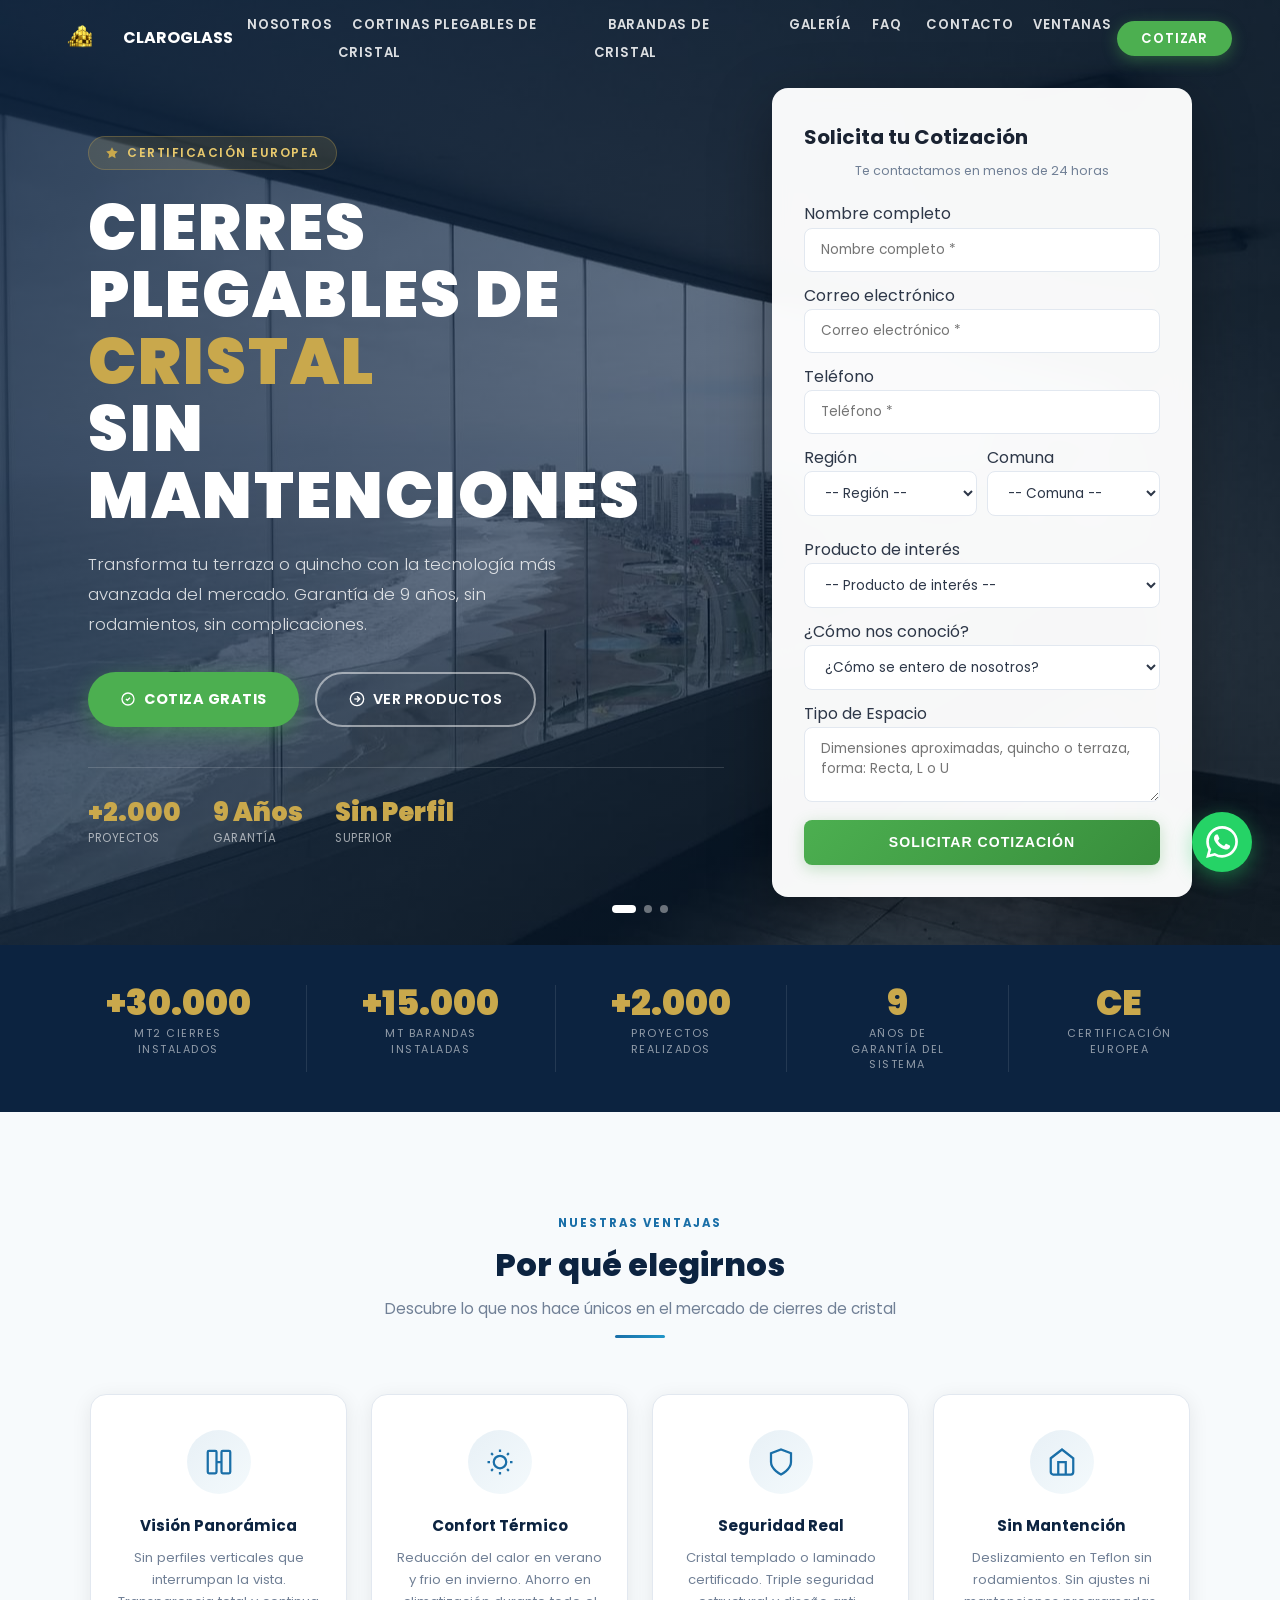
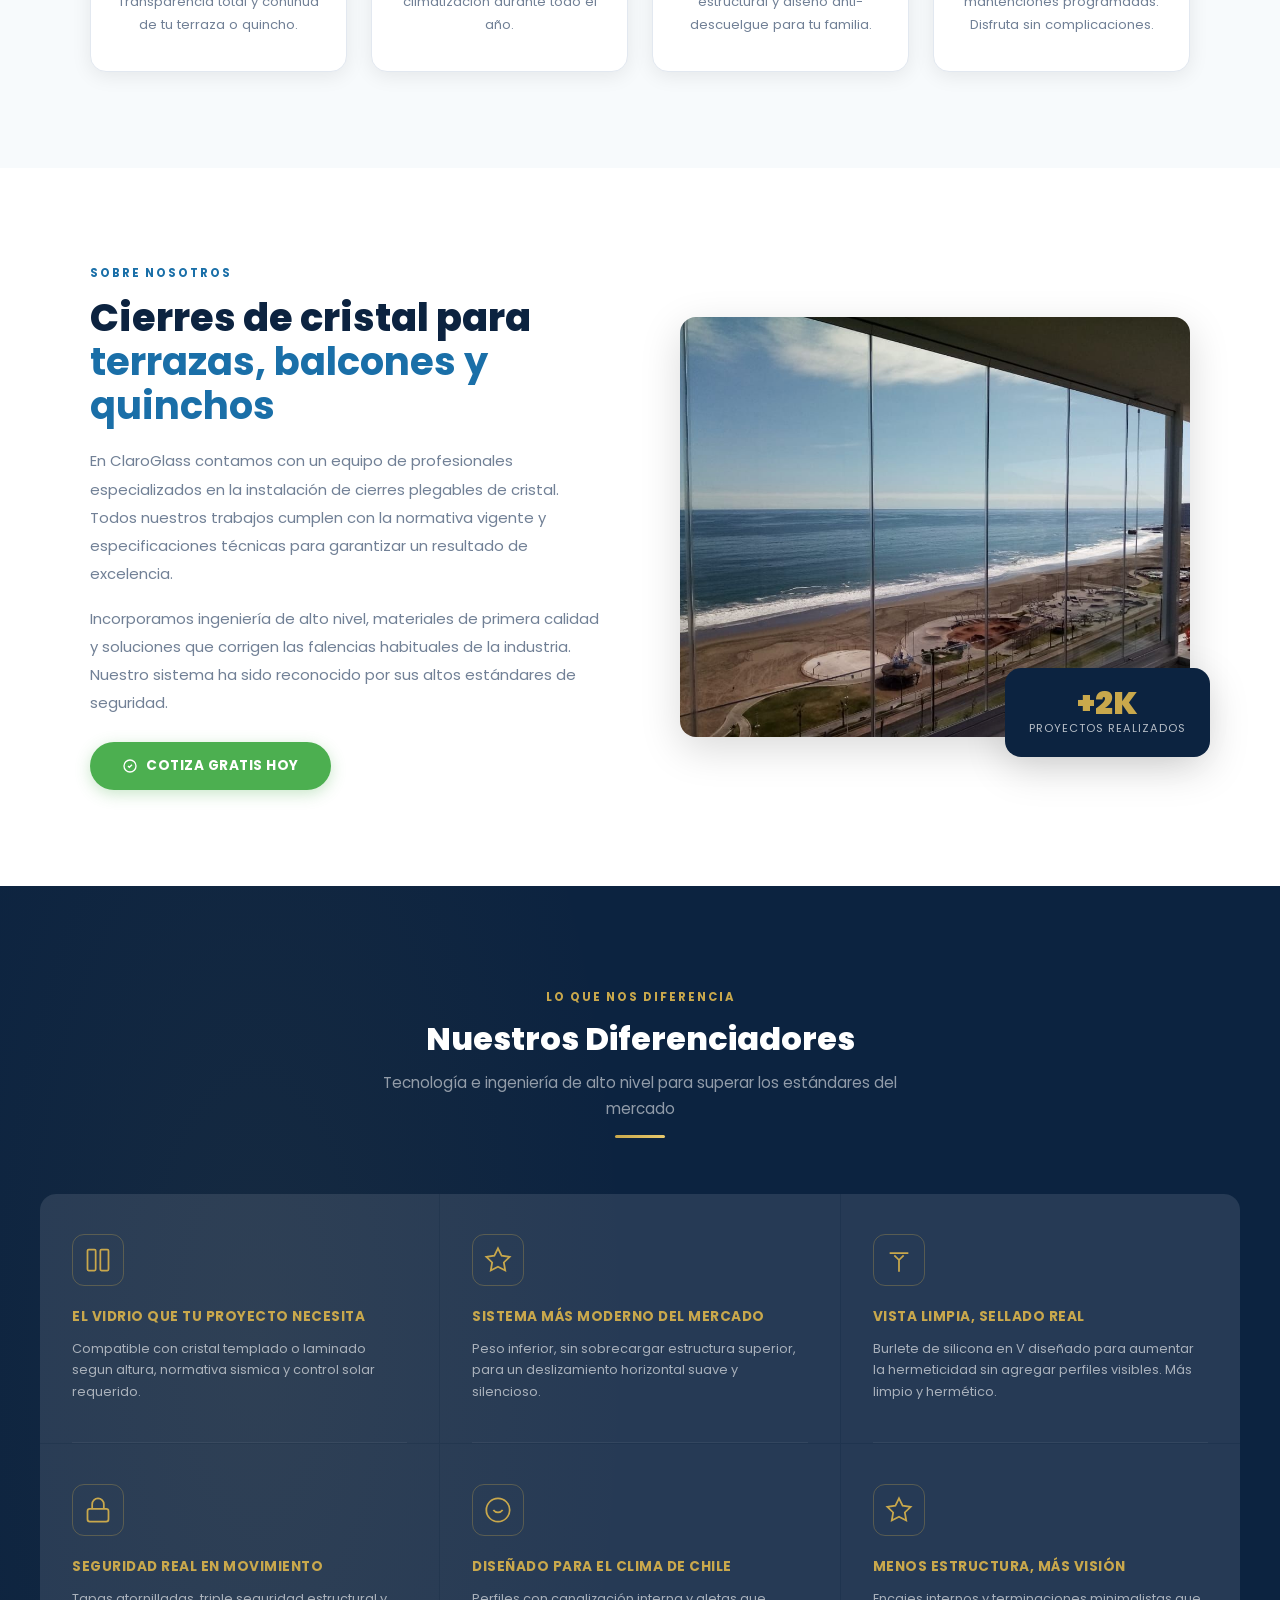
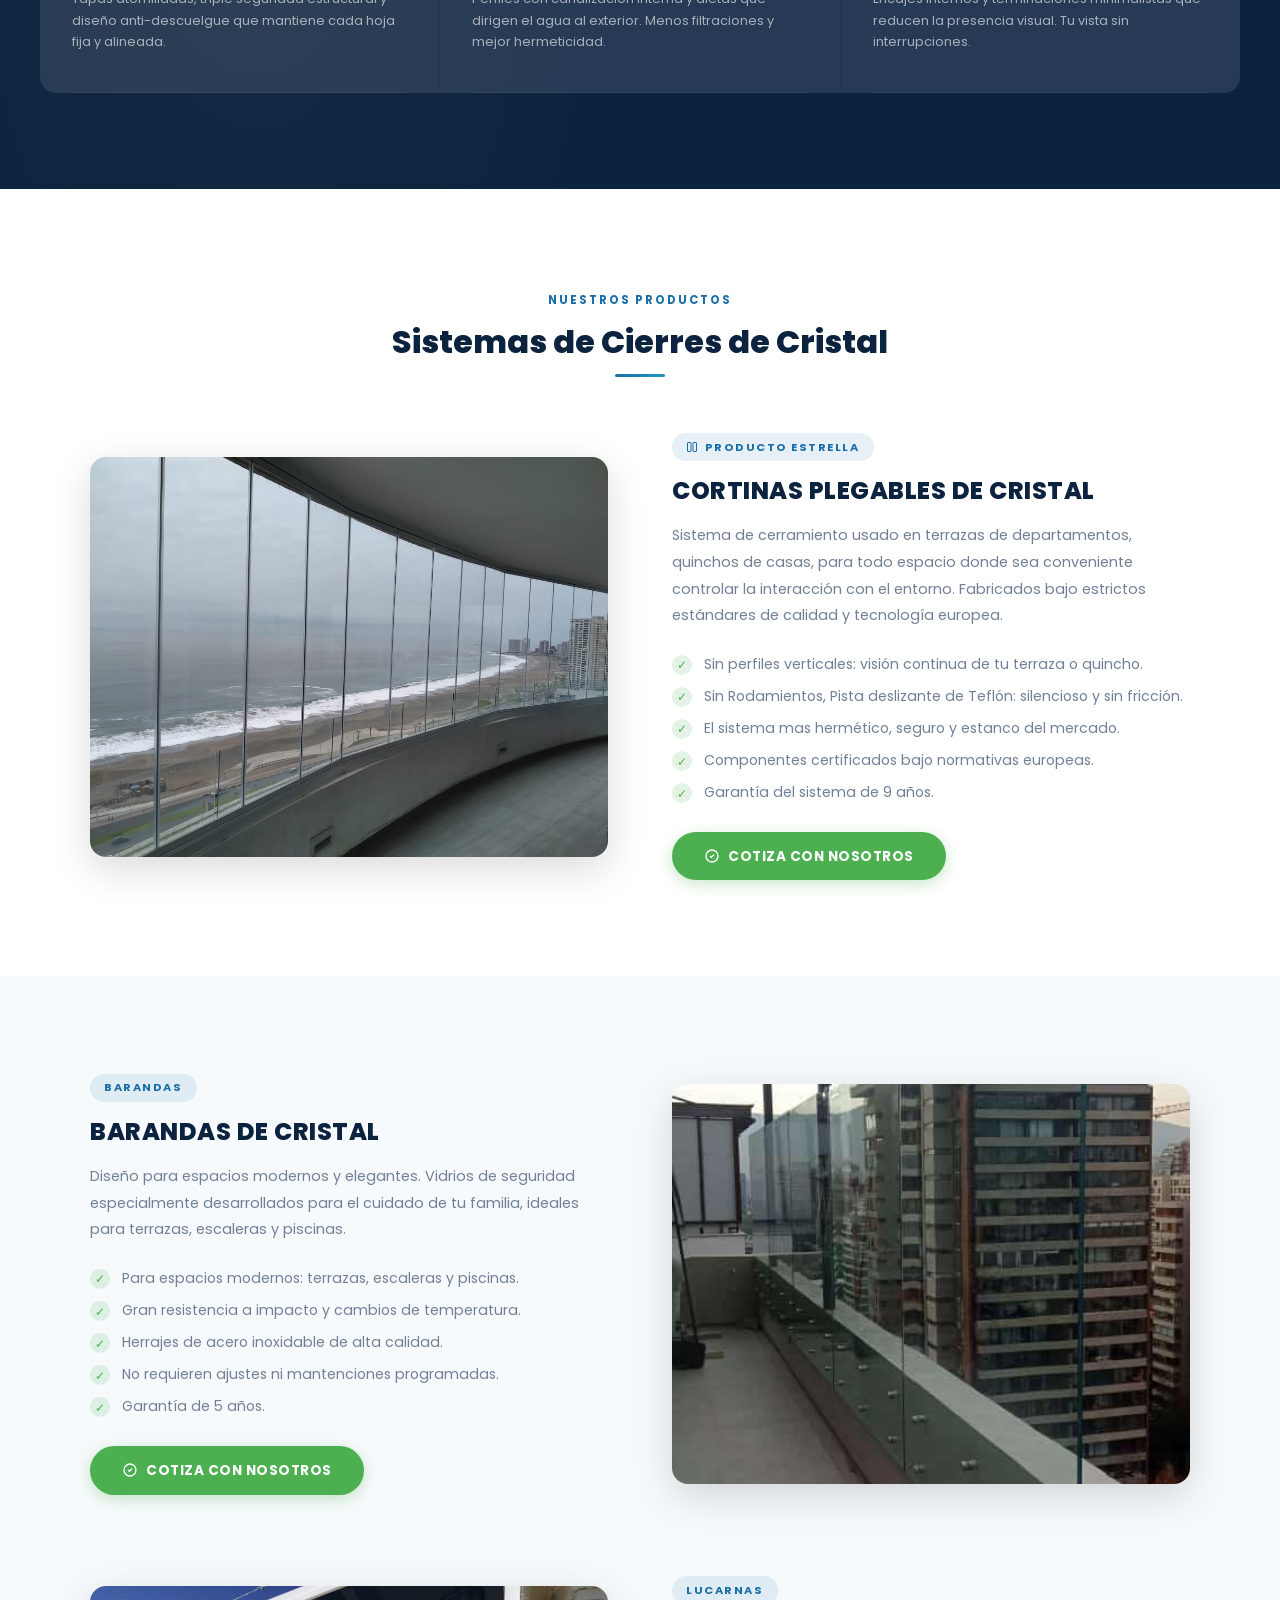
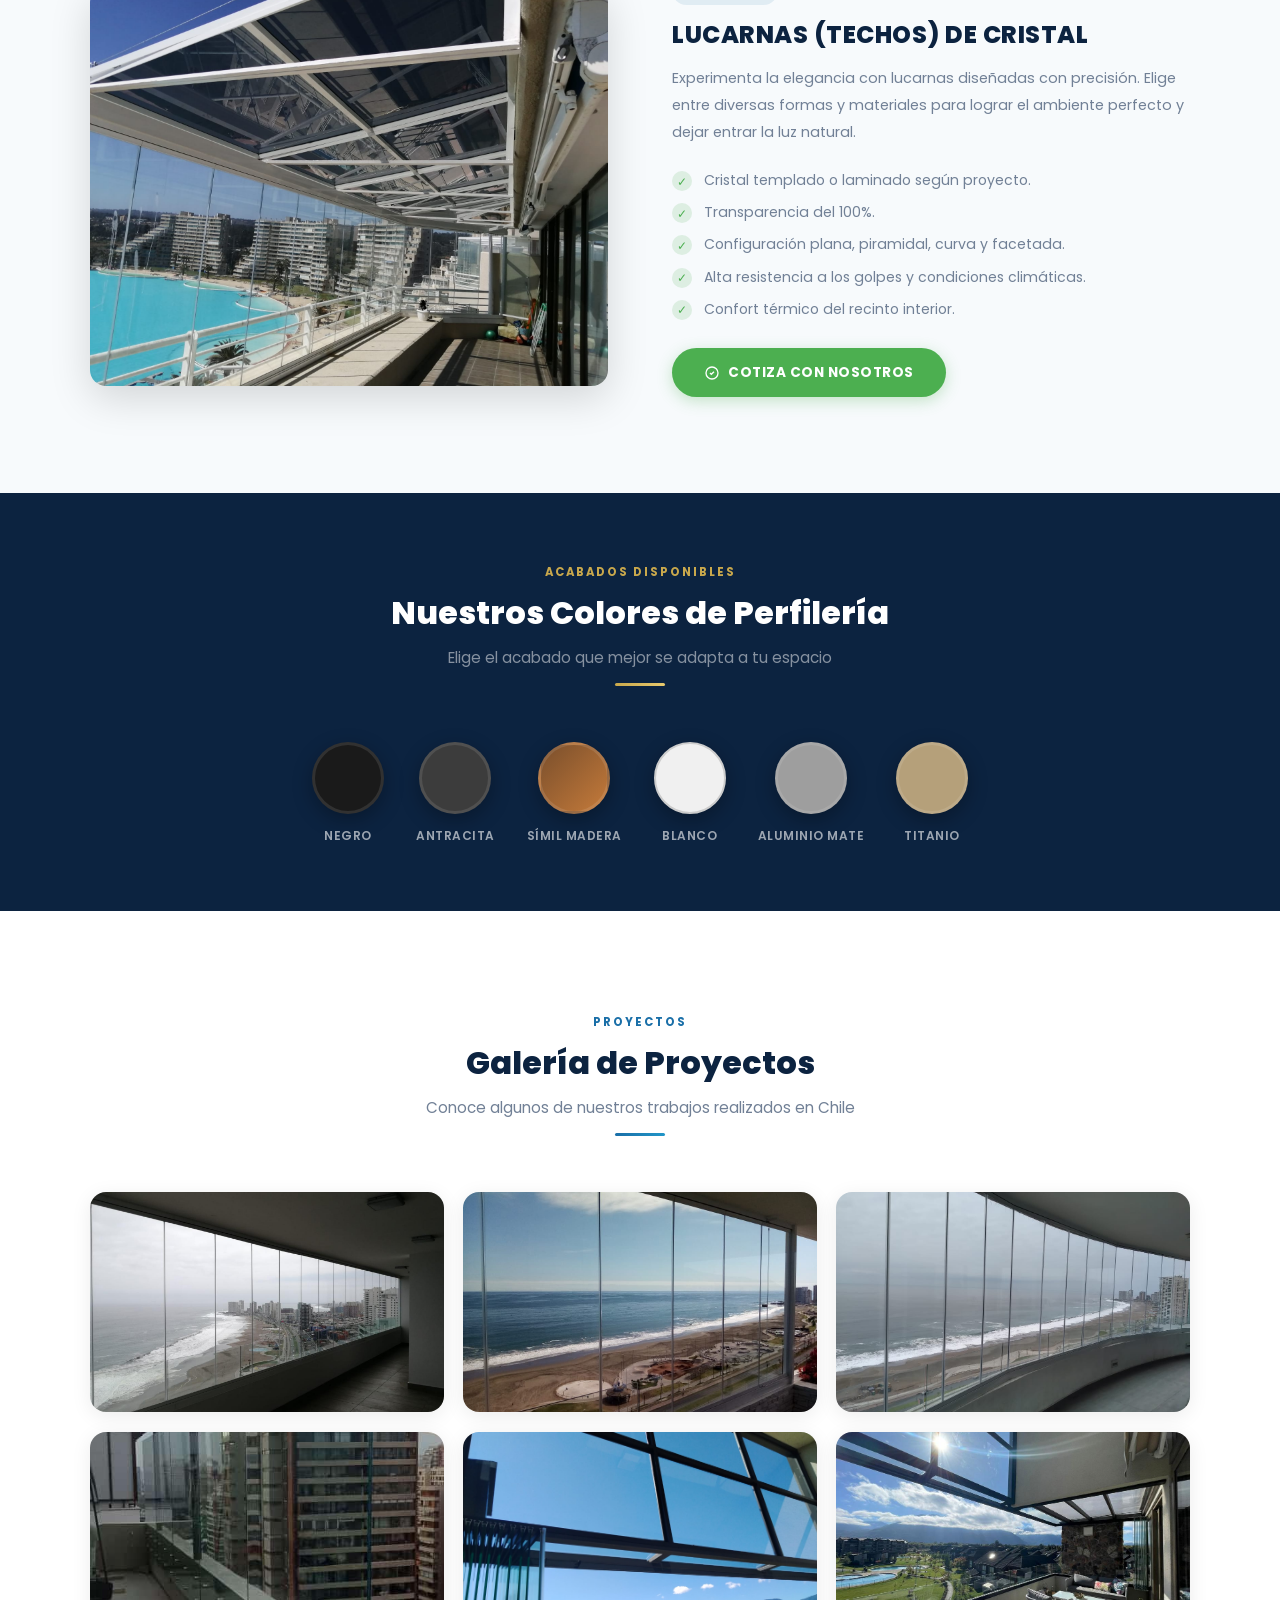
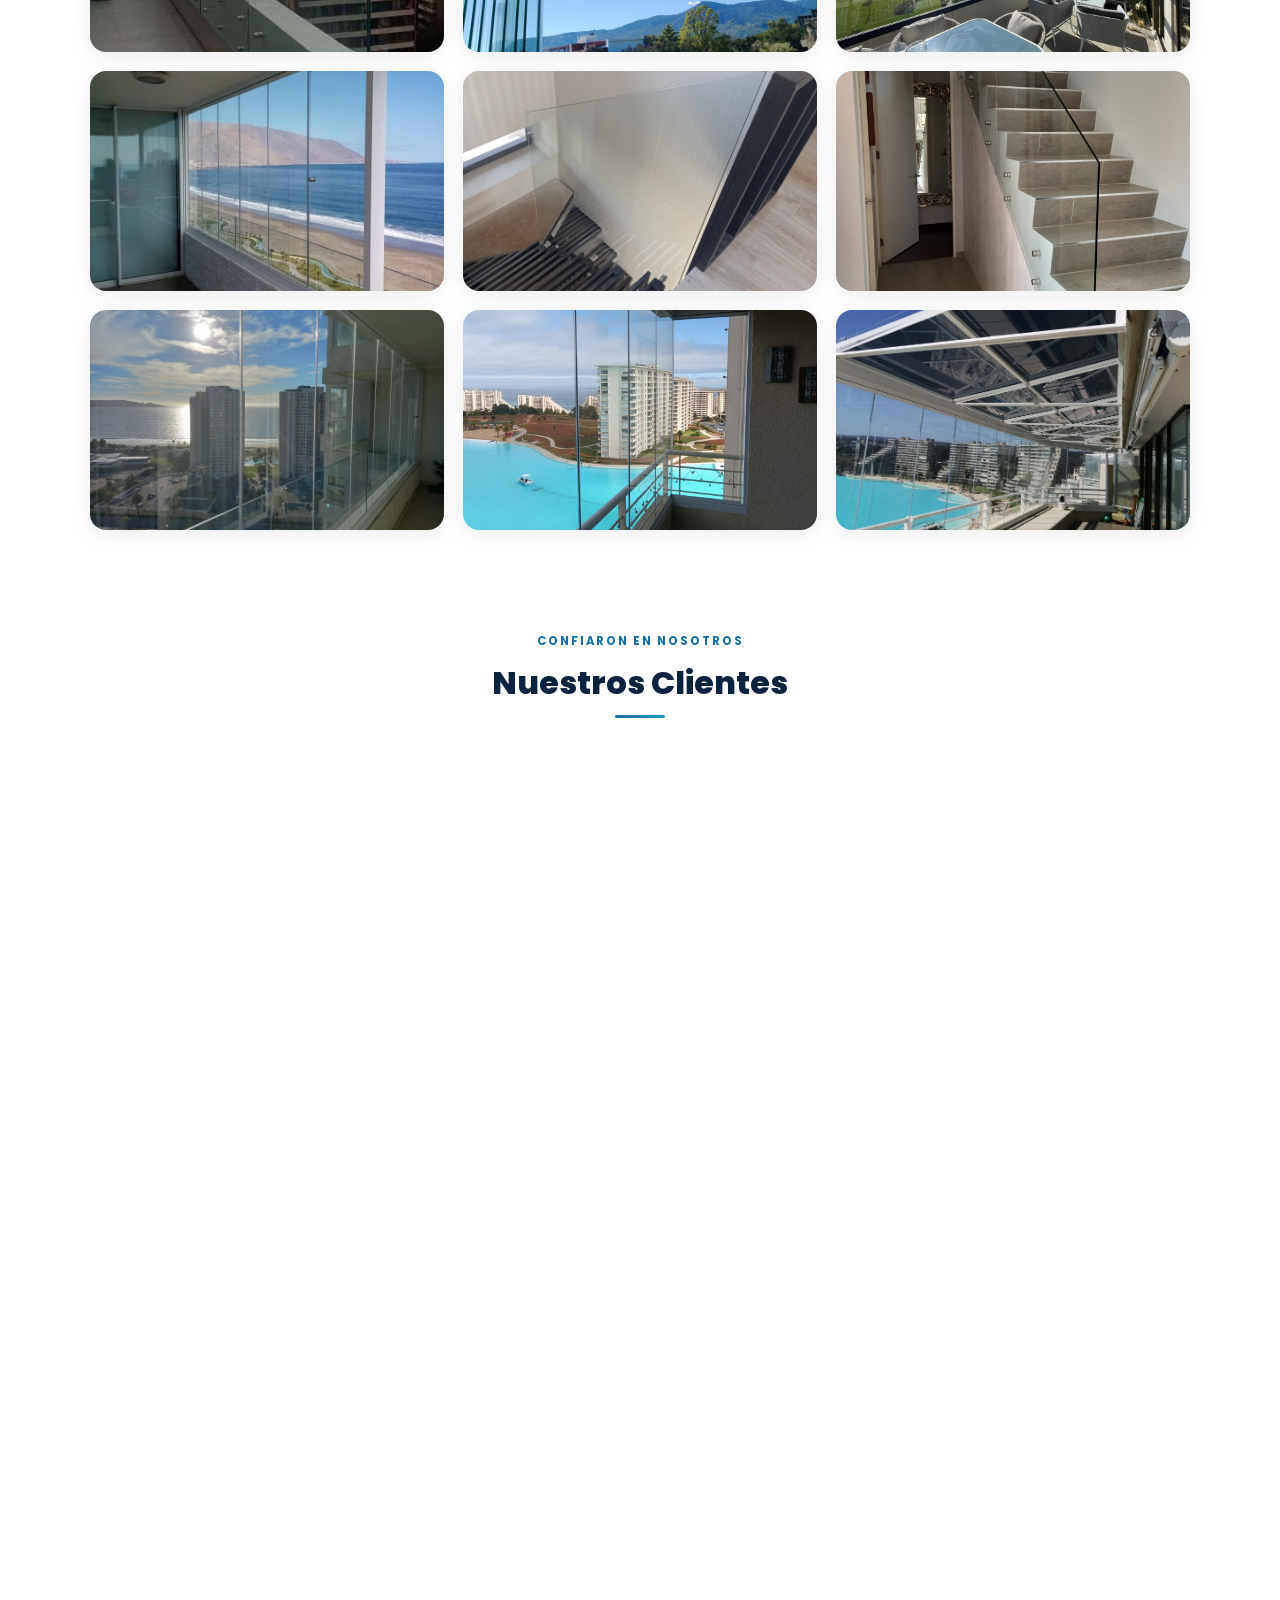
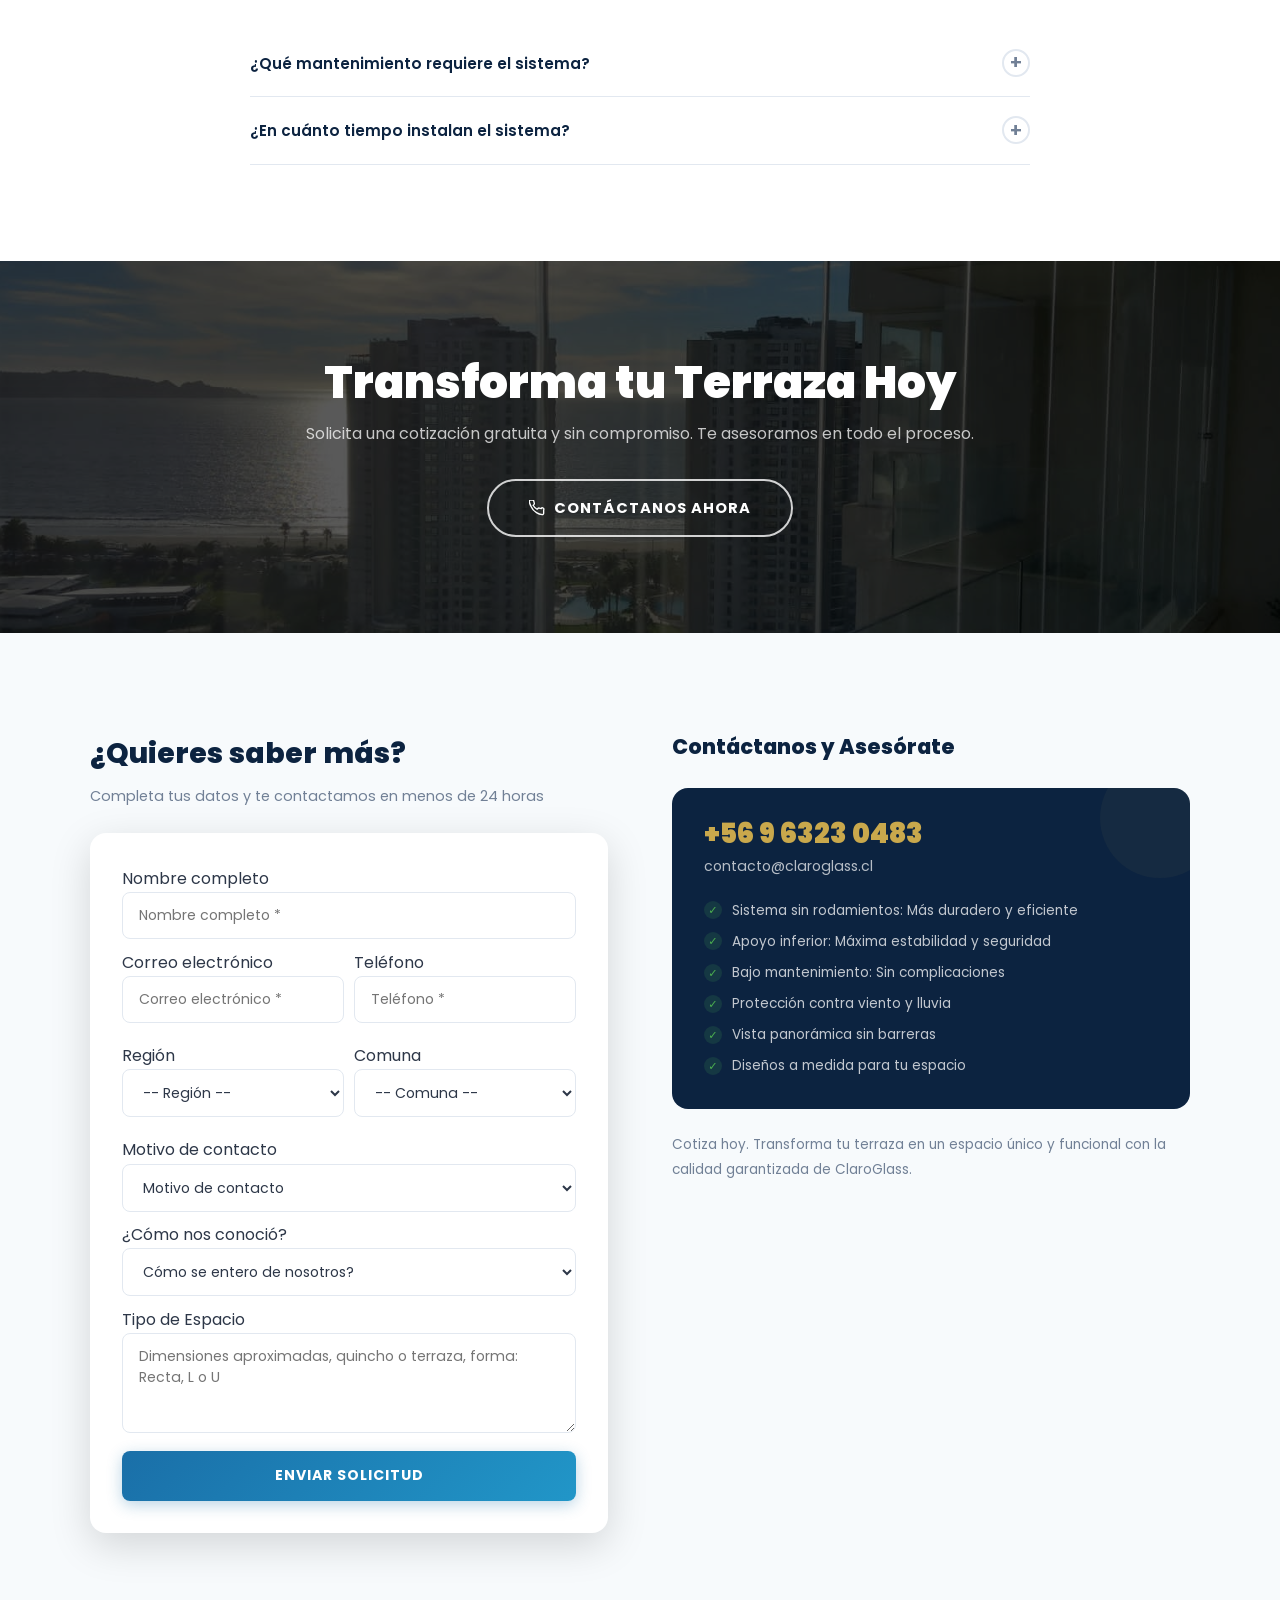
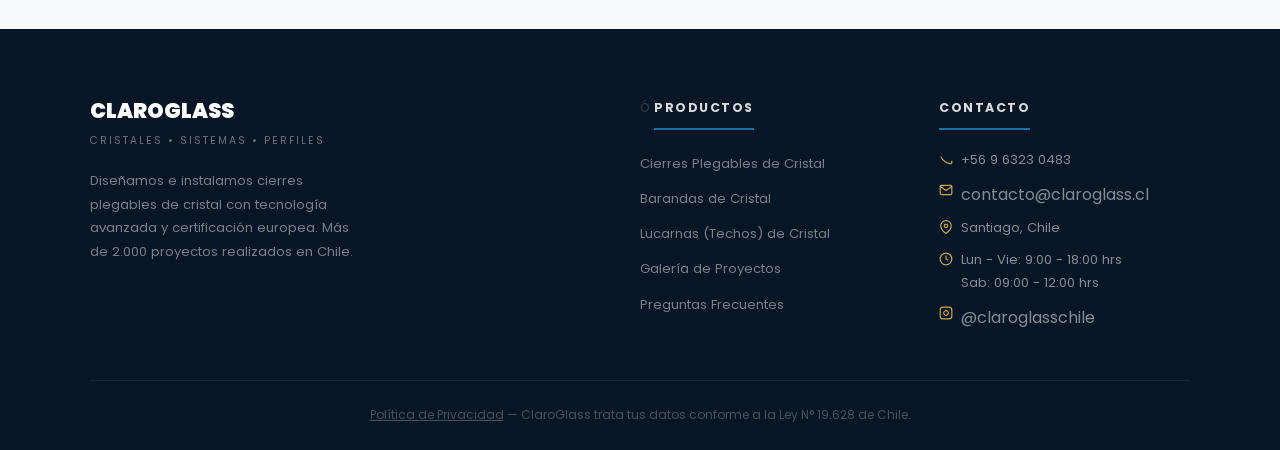
<file: index.html>
<!DOCTYPE html>
<html lang="es">
<head>
<!-- Google Tag Manager -->
<script>(function(w,d,s,l,i){w[l]=w[l]||[];w[l].push({'gtm.start':
new Date().getTime(),event:'gtm.js'});var f=d.getElementsByTagName(s)[0],
j=d.createElement(s),dl=l!='dataLayer'?'&l='+l:'';j.async=true;j.src=
'https://www.googletagmanager.com/gtm.js?id='+ih+dl;f.parentNode.insertBefore(j,f);
})(window,document,'script','dataLayer','GTM-KC6K7S25');</script>
<!-- End Google Tag Manager -->
<meta charset="UTF-8">
  <link rel="icon" type="image/png" href="assets/logo-claroglass.png">
  <link rel="apple-touch-icon" href="assets/logo-claroglass.png">
<meta name="viewport" content="width=device-width, initial-scale=1.0">
  <meta name="theme-color" content="#2ECC71">
<!-- SEO Optimizado — ClaroGlass Chile -->
<meta name="description" content="ClaroGlass - Cierres plegables de cristal, barandas, lucarnas y escaleras en Chile. Tecnología europea, 9 años de garantía. Sin mantenciones. Cotiza gratis hoy.">
<meta name="keywords" content="cierres plegables de cristal, cortinas de cristal, barandas de cristal, lucarnas de cristal, cierres terraza Santiago, cierres quincho, ClaroGlass Chile, Cristales Sistemas Perfiles, cierre plegable terraza, cierre cristal balcon, cortinas cristal chile">
<meta name="robots" content="index, follow">
<meta name="author" content="ClaroGlass">
<meta name="geo.region" content="CL">
<meta name="geo.placename" content="Santiago, Chile">
<link rel="canonical" href="https://claroglass.cl/">
  <link rel="sitemap" type="application/xml" title="Sitemap" href="https://claroglass.cl/sitemap.xml">
<meta property="og:type" content="website">
<meta property="og:locale" content="es_CL">
<meta property="og:url" content="https://claroglass.cl/">
<meta property="og:title" content="CLAROGLASS | Cierres Plegables de Cristal - Barandas y Lucarnas Chile">
<meta property="og:description" content="ClaroGlass - Más de 2.000 proyectos en Chile. Cierres plegables de cristal, barandas y lucarnas con certificación europea. Cotiza gratis hoy.">
<meta property="og:image" content="https://claroglass.cl/assets/logo-claroglass.png">
<meta property="og:site_name" content="ClaroGlass">
<meta name="twitter:card" content="summary_large_image">
<meta name="twitter:title" content="CLAROGLASS | Cierres Plegables de Cristal - Barandas y Lucarnas Chile">
<meta name="twitter:description" content="Más de 3000 proyectos en Chile. Cierres plegables de cristal con certificación europea. Cotiza gratis.">
<meta name="twitter:image" content="https://claroglass.cl/assets/logo-claroglass.png">
<script type="application/ld+json">{"@context":"https://schema.org","@type":"LocalBusiness","name":"ClaroGlass","description":"Cierres plegables de cristal, barandas, lucarnas y escaleras en Chile. Tecnología europea, 9 años de garantía.","url":"https://claroglass.cl/","telephone":"+56963230483","email":"contacto@claroglass.cl","address":{"@type":"PostalAddress","addressLocality":"Santiago","addressCountry":"CL"},"image":"https://claroglass.cl/assets/logo-claroglass.png","priceRange":"$","openingHours":["Mo-Fr 09:00-18:00","Sa 09:00-12:00"],"geo":{"@type":"GeoCoordinates","latitude":-33.4489,"longitude":-70.6693},"areaServed":["Santiago","Viña del Mar","Concepción","Antofagasta","Chile"],"sameAs":["https://www.instagram.com/claroglass.cl","https://www.facebook.com/claroglass"]}</script>

<!-- 1. Google Analytics 4 | ClaroGlass -->

<!-- 2. Meta Pixel | ClaroGlass -->
<script>
  !function(f,b,e,v,n,t,s){
    if(f.fbq)return;n=f.fbq=function(){n.callMethod?
    n.callMethod.apply(n,arguments):n.queue.push(arguments)};
    if(!f._fbq)f._fbq=n;n.push=n;n.loaded=!0;n.version='2.0';
    n.queue=[];t=b.createElement(e);t.async=!0;
    t.src=v;s=b.getElementsByTagName(e)[0];
    s.parentNode.insertBefore(t,s)}(window,document,'script',
    'https://connect.facebook.net/en_US/fbevents.js');
  fbq('init', '267947319268113431343');
  fbq('track', 'PageView');
</script>
<noscript>
  <img height="1" width="1" style="display:none"
  src="https://www.facebook.com/tr?id=267947319268113431343&ev=PageView&noscript=1"/>
</noscript>

<title>CLAROGLASS | Cierres Plegables de Cristal - Barandas y Lucarnas Chile</title>
<link rel="preload" as="image" href="assets/img/cierre-cristal-viña-mar.jpg">
  <link rel="preconnect" href="https://fonts.googleapis.com">
<link rel="preconnect" href="https://fonts.gstatic.com" crossorigin>
<link href="https://fonts.googleapis.com/css2?family=Poppins:wght@300;400;600;700;800;900&display=swap" rel="stylesheet">
<style>

*,*::before,*::after{box-sizing:border-box;margin:0;padding:0}
:root{
  --blue:#1a6fa8;--blue-dark:#0d5a8a;--blue-light:#2196c8;
  --green:#4caf50;--green-dark:#388e3c;
  --gold:#c9a84c;--gold-light:#e8c96d;
  --navy:#0c2340;--navy-light:#102b4e;
  --text:#2d3748;--text-light:#718096;
  --bg:#fff;--bg2:#f7fafc;--border:#e2e8f0;
  --radius:8px;--radius-lg:16px;
  --shadow:0 4px 20px rgba(0,0,0,.08);
  --shadow-lg:0 12px 40px rgba(0,0,0,.15);
  --transition:all .35s cubic-bezier(.25,.46,.45,.94);
}
html{scroll-behavior:smooth}
body{font-family:'Poppins',system-ui,sans-serif;background:var(--bg);color:var(--text);line-height:1.7;overflow-x:hidden}

/* ===== SCROLL ANIMATIONS ===== */
.reveal{opacity:0;transform:translateY(40px);transition:opacity .7s ease,transform .7s ease}
.reveal.visible{opacity:1;transform:translateY(0)}
.reveal-left{opacity:0;transform:translateX(-50px);transition:opacity .7s ease,transform .7s ease}
.reveal-left.visible{opacity:1;transform:translateX(0)}
.reveal-right{opacity:0;transform:translateX(50px);transition:opacity .7s ease,transform .7s ease}
.reveal-right.visible{opacity:1;transform:translateX(0)}
.reveal-scale{opacity:0;transform:scale(.9);transition:opacity .6s ease,transform .6s ease}
.reveal-scale.visible{opacity:1;transform:scale(1)}
.delay-1{transition-delay:.1s}
.delay-2{transition-delay:.2s}
.delay-3{transition-delay:.3s}
.delay-4{transition-delay:.4s}
.delay-5{transition-delay:.5s}

/* ===== NAVBAR ===== */
nav{
  position:fixed;top:0;left:0;right:0;z-index:1000;
  display:flex;align-items:center;justify-content:space-between;
  padding:0.65rem 3rem;
  background:transparent;
  transition:var(--transition);
}
nav.scrolled{
  background:rgba(12,35,64,.95);
  backdrop-filter:blur(12px);
  -webkit-backdrop-filter:blur(12px);
  padding:0.5rem 3rem;
  box-shadow:0 2px 30px rgba(0,0,0,.3);
}
.nav-logo{display:flex;align-items:center;gap:.6rem;text-decoration:none;color:#fff}
.nav-logo-icon{display:flex;align-items:center;justify-content:center;}
.nav-logo-text{display:flex;flex-direction:column;justify-content:center}
.nav-logo-text span{font-size:.6rem;color:rgba(255,255,255,.65);text-transform:uppercase;letter-spacing:2px}
.nav-links{display:flex;gap:.1rem;list-style:none;align-items:center}
.nav-links a{
  color:rgba(255,255,255,.85);text-decoration:none;
  font-size:.82rem;font-weight:600;padding:.5rem .9rem;
  border-radius:6px;transition:var(--transition);
  text-transform:uppercase;letter-spacing:.8px;
  position:relative;
}
.nav-links a::after{
  content:'';position:absolute;bottom:2px;left:.9rem;right:.9rem;
  height:2px;background:var(--gold);border-radius:2px;
  transform:scaleX(0);transition:transform .3s ease;
}
.nav-links a:hover::after{transform:scaleX(1)}
.nav-links a:hover{color:#fff}
.nav-cta{
  background:var(--green)!important;color:#fff!important;
  border-radius:30px!important;padding:.5rem 1.5rem!important;
  font-size:.82rem!important;box-shadow:0 4px 15px rgba(76,175,80,.4);
}
.nav-cta:hover{background:var(--green-dark)!important;transform:translateY(-2px);box-shadow:0 6px 20px rgba(76,175,80,.5)!important}
.nav-cta::after{display:none!important}
/* Enlace proveedor CDC */
.nav-link-proveedor{color:var(--gold)!important;font-weight:700!important;}
.nav-link-proveedor:hover{color:var(--gold-light)!important;}
.nav-link-proveedor::after{background:var(--gold)!important;}
.hamburger{display:none;flex-direction:column;gap:5px;cursor:pointer;padding:.5rem}
.hamburger span{display:block;width:24px;height:2px;background:#fff;border-radius:2px;transition:transform .3s ease,opacity .3s ease}
.hamburger.active span:nth-child(1){transform:translateY(7px) rotate(45deg)}
.hamburger.active span:nth-child(2){opacity:0;transform:scaleX(0)}
.hamburger.active span:nth-child(3){transform:translateY(-7px) rotate(-45deg)}

/* ===== HERO ===== */
.hero{
  min-height:100vh;position:relative;
  display:flex;align-items:center;
  overflow:hidden;
}
.hero-slides{position:absolute;inset:0}
.hero-slide{
  position:absolute;inset:0;
  background-size:cover;background-position:center;
  opacity:0;transition:opacity 1.5s ease;
}
.hero-slide.active{opacity:1}
.hero-slide::after{
  content:'';position:absolute;inset:0;
  background:linear-gradient(135deg,rgba(12,35,64,.85) 0%,rgba(12,35,64,.4) 100%);
}
.hero-inner{
  position:relative;z-index:2;
  max-width:1200px;margin:0 auto;
  padding:5.5rem 3rem 3rem;width:100%;
  display:grid;grid-template-columns:1.1fr 420px;
  gap:3rem;align-items:center;
}
.hero-badge{
  display:inline-flex;align-items:center;gap:.5rem;
  background:rgba(201,168,76,.15);border:1px solid rgba(201,168,76,.3);
  color:var(--gold-light);font-size:.75rem;font-weight:600;
  padding:.35rem 1rem;border-radius:30px;
  text-transform:uppercase;letter-spacing:1.5px;
  margin-bottom:1.5rem;
}
.hero-badge svg{width:14px;height:14px;fill:var(--gold)}
.hero-text h1{
  font-size:clamp(2.5rem,5vw,4rem);font-weight:900;
  color:#fff;line-height:1.05;
  text-transform:uppercase;letter-spacing:2px;
  margin-bottom:1.2rem;
}
.hero-text h1 .highlight{color:var(--gold)}
.hero-text p{
  font-size:1.05rem;color:rgba(255,255,255,.8);
  max-width:480px;margin-bottom:2rem;line-height:1.8;font-weight:300;
}
.hero-btns{display:flex;gap:1rem;flex-wrap:wrap}
.btn-primary{
  display:inline-flex;align-items:center;gap:.5rem;
  background:var(--green);color:#fff;
  padding:.85rem 2rem;border-radius:30px;
  font-weight:700;font-size:.9rem;text-decoration:none;
  box-shadow:0 6px 20px rgba(76,175,80,.4);
  transition:var(--transition);text-transform:uppercase;letter-spacing:.5px;
}
.btn-primary:hover{background:var(--green-dark);transform:translateY(-3px);box-shadow:0 10px 28px rgba(76,175,80,.5)}
.btn-secondary{
  display:inline-flex;align-items:center;gap:.5rem;
  background:transparent;color:#fff;
  padding:.85rem 2rem;border-radius:30px;
  font-weight:600;font-size:.9rem;text-decoration:none;
  border:2px solid rgba(255,255,255,.5);
  transition:var(--transition);text-transform:uppercase;letter-spacing:.5px;
}
.btn-secondary:hover{background:rgba(255,255,255,.1);border-color:#fff;transform:translateY(-3px)}

/* hero stats mini */
.hero-mini-stats{
  display:flex;gap:2rem;margin-top:2.5rem;
  padding-top:2rem;border-top:1px solid rgba(255,255,255,.15);
}
.hero-mini-stat .num{font-size:1.6rem;font-weight:900;color:var(--gold);line-height:1}
.hero-mini-stat .lbl{font-size:.72rem;color:rgba(255,255,255,.6);text-transform:uppercase;letter-spacing:.5px;margin-top:.2rem}

/* hero form */
.hero-form-wrap{
  background:rgba(255,255,255,.97);
  border-radius:var(--radius-lg);
  padding:2rem;
  box-shadow:0 20px 60px rgba(0,0,0,.35);
  backdrop-filter:blur(10px);
}
.hero-form-wrap h3{
  font-size:1rem;color:var(--navy);font-weight:700;
  margin-bottom:.3rem;text-align:center;
}
.hero-form-wrap p.form-sub{font-size:.78rem;color:var(--text-light);text-align:center;margin-bottom:1.2rem}
.form-row{display:grid;grid-template-columns:1fr 1fr;gap:.6rem;margin-bottom:.6rem}
.fg{margin-bottom:.6rem}
.fg input,.fg select,.fg textarea{
  width:100%;padding:.7rem 1rem;
  border:1.5px solid var(--border);border-radius:var(--radius);
  font-size:.85rem;color:var(--text);background:#fff;
  outline:none;transition:border-color .25s,box-shadow .25s;
  font-family:'Poppins',sans-serif;
}
.fg input:focus,.fg select:focus,.fg textarea:focus{
  border-color:var(--blue);
  box-shadow:0 0 0 3px rgba(26,111,168,.1);
}
.fg textarea{resize:vertical;min-height:75px}
.btn-submit{
  width:100%;padding:.9rem;
  background:linear-gradient(135deg,var(--green),var(--green-dark));
  color:#fff;border:none;border-radius:var(--radius);
  font-size:.88rem;font-weight:700;text-transform:uppercase;
  letter-spacing:1px;cursor:pointer;
  transition:var(--transition);
  box-shadow:0 4px 15px rgba(76,175,80,.3);
}
.btn-submit:hover{transform:translateY(-2px);box-shadow:0 8px 25px rgba(76,175,80,.45)}

/* hero slider dots */
.hero-dots{
  position:absolute;bottom:2rem;left:50%;transform:translateX(-50%);
  z-index:10;display:flex;gap:.5rem;
}
.hero-dot{
  width:8px;height:8px;border-radius:50%;
  background:rgba(255,255,255,.4);border:none;cursor:pointer;
  transition:var(--transition);padding:0;
}
.hero-dot.active{background:#fff;width:24px;border-radius:4px}

/* ===== STATS BAR ===== */
.stats-bar{
  background:var(--navy);padding:2.5rem 2rem;
}
.stats-inner{
  max-width:1100px;margin:0 auto;
  display:flex;justify-content:space-around;flex-wrap:wrap;gap:1.5rem;
}
.stat-item{text-align:center;position:relative}
.stat-num{
  font-size:2.2rem;font-weight:900;
  color:var(--gold);line-height:1;
  font-feature-settings:"tnum";
}
.stat-lbl{
  font-size:.68rem;color:rgba(255,255,255,.55);
  text-transform:uppercase;letter-spacing:1.5px;
  margin-top:.4rem;max-width:110px;margin-left:auto;margin-right:auto;
  line-height:1.4;
}
.stat-divider{width:1px;background:rgba(255,255,255,.1);align-self:stretch}

/* ===== SECTION COMMONS ===== */
.section-head{text-align:center;margin-bottom:3.5rem}
.section-head .label{
  display:inline-block;color:var(--blue);
  font-size:.72rem;font-weight:700;text-transform:uppercase;
  letter-spacing:2px;margin-bottom:.75rem;
}
.section-head h2{
  font-size:clamp(1.6rem,2.5vw,2.3rem);font-weight:800;
  color:var(--navy);line-height:1.2;margin-bottom:.75rem;
}
.section-head p{color:var(--text-light);max-width:550px;margin:0 auto;font-size:.95rem}
.title-line{
  width:50px;height:3px;
  background:linear-gradient(90deg,var(--blue),var(--blue-light));
  border-radius:3px;margin:.8rem auto 0;
}

/* ===== POR QUE ELEGIRNOS ===== */
.beneficios{padding:6rem 2rem;background:var(--bg2)}
.beneficios-grid{
  max-width:1100px;margin:0 auto;
  display:grid;grid-template-columns:repeat(4,1fr);gap:1.5rem;
}
.beneficio-card{
  background:#fff;border-radius:var(--radius-lg);
  padding:2.2rem 1.5rem;text-align:center;
  box-shadow:var(--shadow);
  border:1px solid var(--border);
  transition:var(--transition);
  position:relative;overflow:hidden;
}
.beneficio-card::before{
  content:'';position:absolute;top:0;left:0;right:0;
  height:3px;background:linear-gradient(90deg,var(--blue),var(--blue-light));
  transform:scaleX(0);transition:transform .4s ease;
  transform-origin:left;
}
.beneficio-card:hover{transform:translateY(-8px);box-shadow:var(--shadow-lg)}
.beneficio-card:hover::before{transform:scaleX(1)}
.beneficio-icon-wrap{
  width:64px;height:64px;margin:0 auto 1.2rem;
  background:linear-gradient(135deg,rgba(26,111,168,.1),rgba(33,150,200,.05));
  border-radius:50%;display:flex;align-items:center;justify-content:center;
  transition:var(--transition);
}
.beneficio-card:hover .beneficio-icon-wrap{
  background:linear-gradient(135deg,rgba(26,111,168,.2),rgba(33,150,200,.1));
  transform:scale(1.1);
}
.beneficio-icon-wrap svg{width:30px;height:30px;stroke:var(--blue);fill:none;stroke-width:1.8}
.beneficio-card h4{font-size:.95rem;font-weight:700;color:var(--navy);margin-bottom:.5rem}
.beneficio-card p{font-size:.82rem;color:var(--text-light);line-height:1.7}

/* ===== NOSOTROS ===== */
.nosotros{padding:6rem 2rem;background:#fff}
.nosotros-inner{max-width:1100px;margin:0 auto;display:grid;grid-template-columns:1fr 1fr;gap:5rem;align-items:center}
.nosotros-label{
  font-size:.72rem;font-weight:700;color:var(--blue);
  text-transform:uppercase;letter-spacing:2px;margin-bottom:.75rem;display:block;
}
.nosotros-text h2{
  font-size:clamp(1.8rem,3vw,2.5rem);font-weight:800;
  color:var(--navy);line-height:1.15;margin-bottom:1.2rem;
}
.nosotros-text h2 strong{color:var(--blue)}
.nosotros-text p{color:var(--text-light);font-size:.93rem;line-height:1.9;margin-bottom:1rem}
.nosotros-img{position:relative}
.nosotros-img img{
  width:100%;height:420px;object-fit:cover;
  border-radius:var(--radius-lg);
  box-shadow:var(--shadow-lg);display:block;
}
.nosotros-img-badge{
  position:absolute;bottom:-20px;right:-20px;
  background:var(--navy);color:#fff;
  border-radius:var(--radius-lg);padding:1.2rem 1.5rem;
  text-align:center;box-shadow:var(--shadow-lg);
}
.nosotros-img-badge .big{font-size:2rem;font-weight:900;color:var(--gold);line-height:1}
.nosotros-img-badge .small{font-size:.7rem;color:rgba(255,255,255,.7);text-transform:uppercase;letter-spacing:1px}

/* ===== DIFERENCIADORES ===== */
.diferenciadores{padding:6rem 2rem;background:var(--navy);position:relative;overflow:hidden}
.diferenciadores::before{
  content:'';position:absolute;top:-50%;left:-10%;
  width:60%;height:200%;
  background:radial-gradient(ellipse,rgba(201,168,76,.05) 0%,transparent 70%);
  pointer-events:none;
}
.diferenciadores .section-head h2{color:#fff}
.diferenciadores .section-head .label{color:var(--gold)}
.diferenciadores .section-head p{color:rgba(255,255,255,.55)}
.diferenciadores .title-line{background:linear-gradient(90deg,var(--gold),var(--gold-light))}
.dif-grid{
  max-width:1200px;margin:0 auto;
  display:grid;grid-template-columns:repeat(3,1fr);gap:1px;
  background:rgba(255,255,255,.08);border-radius:var(--radius-lg);
  overflow:hidden;
}
.dif-item{
  background:rgba(255,255,255,.03);
  padding:2.5rem 2rem;
  transition:var(--transition);
  position:relative;
}
.dif-item:hover{background:rgba(255,255,255,.07)}
.dif-item::after{
  content:'';position:absolute;bottom:0;left:2rem;right:2rem;
  height:1px;background:rgba(255,255,255,.06);
}
.dif-icon{
  width:52px;height:52px;margin-bottom:1.2rem;
  display:flex;align-items:center;justify-content:center;
  border:1px solid rgba(201,168,76,.3);border-radius:12px;
  transition:var(--transition);
}
.dif-item:hover .dif-icon{
  background:rgba(201,168,76,.1);
  border-color:var(--gold);
  transform:scale(1.05);
}
.dif-icon svg{width:28px;height:28px;stroke:var(--gold);fill:none;stroke-width:1.5}
.dif-item h4{
  font-size:.85rem;font-weight:700;color:var(--gold);
  text-transform:uppercase;letter-spacing:.5px;
  margin-bottom:.6rem;
}
.dif-item p{font-size:.8rem;color:rgba(255,255,255,.6);line-height:1.7}


/* ===== PRODUCTOS ===== */
.productos{padding:6rem 2rem;background:#fff}
.productos-bg{padding:6rem 2rem;background:var(--bg2)}
.producto-inner{
  max-width:1100px;margin:0 auto;
  display:grid;grid-template-columns:1fr 1fr;
  gap:4rem;align-items:center;
}
.producto-inner+.producto-inner{margin-top:5rem}
.producto-img{
  border-radius:var(--radius-lg);overflow:hidden;
  box-shadow:var(--shadow-lg);position:relative;
}
.producto-img img{
  width:100%;height:400px;object-fit:cover;
  display:block;transition:transform .6s ease;
}
.producto-img:hover img{transform:scale(1.04)}
.producto-img-overlay{
  position:absolute;inset:0;
  background:linear-gradient(to top,rgba(12,35,64,.5) 0%,transparent 60%);
  opacity:0;transition:opacity .4s ease;
}
.producto-img:hover .producto-img-overlay{opacity:1}
.producto-tag{
  display:inline-flex;align-items:center;gap:.4rem;
  background:rgba(26,111,168,.1);color:var(--blue);
  font-size:.7rem;font-weight:700;text-transform:uppercase;
  letter-spacing:1.5px;padding:.3rem .9rem;border-radius:20px;
  margin-bottom:1rem;
}
.producto-info h3{
  font-size:1.5rem;font-weight:800;color:var(--navy);
  text-transform:uppercase;letter-spacing:.5px;
  margin-bottom:1rem;line-height:1.2;
}
.producto-info p{
  color:var(--text-light);font-size:.9rem;
  margin-bottom:1.5rem;line-height:1.85;
}
.check-list{list-style:none;margin-bottom:1.75rem;display:flex;flex-direction:column;gap:.6rem}
.check-list li{
  display:flex;align-items:flex-start;gap:.75rem;
  color:var(--text-light);font-size:.88rem;line-height:1.6;
}
.check-icon{
  width:20px;height:20px;border-radius:50%;
  background:rgba(76,175,80,.15);
  color:var(--green);display:flex;align-items:center;justify-content:center;
  font-size:.75rem;flex-shrink:0;margin-top:2px;font-weight:700;
}
.btn-green{
  display:inline-flex;align-items:center;gap:.5rem;
  background:var(--green);color:#fff;padding:.8rem 2rem;
  border-radius:30px;font-weight:700;font-size:.85rem;
  text-transform:uppercase;letter-spacing:.5px;
  text-decoration:none;
  box-shadow:0 4px 15px rgba(76,175,80,.3);
  transition:var(--transition);border:none;cursor:pointer;
}
.btn-green:hover{background:var(--green-dark);transform:translateY(-3px);box-shadow:0 8px 25px rgba(76,175,80,.45)}
.btn-green svg{width:16px;height:16px;fill:none;stroke:#fff;stroke-width:2}

/* ===== COLORES ===== */
.colores-section{padding:4rem 2rem;background:var(--navy)}
.colores-section .section-head h2{color:#fff}
.colores-section .section-head .label{color:var(--gold)}
.colores-section .title-line{background:linear-gradient(90deg,var(--gold),var(--gold-light))}
.colores-grid{
  max-width:800px;margin:0 auto;
  display:flex;justify-content:center;flex-wrap:wrap;gap:2rem;
}
.color-item{
  display:flex;flex-direction:column;align-items:center;gap:.75rem;
  cursor:default;
}
.color-circle{
  width:72px;height:72px;border-radius:50%;
  box-shadow:0 6px 20px rgba(0,0,0,.3);
  border:3px solid rgba(255,255,255,.1);
  transition:var(--transition);
}
.color-item:hover .color-circle{
  transform:scale(1.12);
  border-color:var(--gold);
  box-shadow:0 8px 25px rgba(0,0,0,.4);
}
.color-item span{
  font-size:.75rem;font-weight:600;
  color:rgba(255,255,255,.6);text-transform:uppercase;letter-spacing:.5px;
  transition:color .3s;
}
.color-item:hover span{color:var(--gold)}

/* ===== GALERIA ===== */
.galeria-section{padding:6rem 2rem;background:#fff}
.galeria-grid{
  max-width:900px;margin:0 auto;
  display:grid;grid-template-columns:1fr 1fr;gap:1.5rem;
}
.galeria-item{
  position:relative;overflow:hidden;
  border-radius:var(--radius-lg);
  box-shadow:var(--shadow);
}
.galeria-item img{
  width:100%;height:300px;object-fit:cover;
  display:block;transition:transform .6s ease;
}
.galeria-item:hover img{transform:scale(1.06)}
.galeria-caption{
  position:absolute;bottom:0;left:0;right:0;
  background:linear-gradient(to top,rgba(12,35,64,.85) 0%,transparent 100%);
  padding:1.5rem 1rem .8rem;
  transform:translateY(8px);opacity:0;transition:all .4s ease;
}
.galeria-item:hover .galeria-caption{transform:translateY(0);opacity:1}
.galeria-caption p{font-size:.82rem;color:#fff;font-weight:600}



/* ===== FAQ ===== */
.faq-section{padding:6rem 2rem;background:#fff}
.faq-inner{max-width:780px;margin:0 auto}
.faq-item{
  border-bottom:1.5px solid var(--border);
  overflow:hidden;
}
.faq-item:first-child{border-top:1.5px solid var(--border)}
.faq-question{
  width:100%;text-align:left;
  padding:1.2rem 0;background:transparent;border:none;cursor:pointer;
  display:flex;justify-content:space-between;align-items:center;
  font-size:.95rem;font-weight:600;color:var(--navy);
  transition:color .25s;font-family:'Poppins',sans-serif;
}
.faq-question:hover{color:var(--blue)}
.faq-question.active{color:var(--blue)}
.faq-icon{
  width:28px;height:28px;border-radius:50%;
  border:2px solid var(--border);
  display:flex;align-items:center;justify-content:center;
  flex-shrink:0;transition:var(--transition);color:var(--text-light);
  font-size:1.2rem;line-height:1;
}
.faq-question.active .faq-icon{
  background:var(--blue);border-color:var(--blue);color:#fff;
  transform:rotate(45deg);
}
.faq-answer{max-height:0;overflow:hidden;transition:max-height .4s ease,padding .3s}
.faq-answer.open{max-height:300px;padding-bottom:1.2rem}
.faq-answer p{font-size:.88rem;color:var(--text-light);line-height:1.85;padding-right:2.5rem}

/* ===== CTA BANNER ===== */
.cta-banner{
  position:relative;padding:6rem 2rem;
  text-align:center;overflow:hidden;
}
.cta-bg{
  position:absolute;inset:0;
  background:url('assets/img/cierre-cristal-viña-mar.jpg') center/cover no-repeat;
  filter:brightness(.35);
  transform:scale(1.05);
  transition:transform 8s ease;
}
.cta-banner:hover .cta-bg{transform:scale(1.08)}
.cta-content{position:relative;z-index:2}
.cta-content h2{
  font-size:clamp(1.8rem,3.5vw,2.8rem);font-weight:900;color:#fff;
  margin-bottom:.75rem;line-height:1.15;
}
.cta-content p{color:rgba(255,255,255,.75);margin-bottom:2rem;font-size:1rem}
.btn-outline{
  display:inline-flex;align-items:center;gap:.6rem;
  border:2px solid rgba(255,255,255,.8);color:#fff;
  padding:.9rem 2.5rem;font-size:.92rem;font-weight:700;
  text-transform:uppercase;letter-spacing:1px;
  text-decoration:none;border-radius:30px;
  transition:var(--transition);
}
.btn-outline:hover{background:#fff;color:var(--navy);transform:translateY(-3px)}

/* ===== CONTACTO ===== */
.contacto-section{padding:6rem 2rem;background:var(--bg2)}
.contacto-inner{
  max-width:1100px;margin:0 auto;
  display:grid;grid-template-columns:1fr 1fr;gap:4rem;align-items:start;
}
.contacto-form-block h2{font-size:1.8rem;font-weight:800;color:var(--navy);margin-bottom:.4rem}
.contacto-form-block p.sub{color:var(--text-light);margin-bottom:1.5rem;font-size:.9rem}
.contact-form{
  background:#fff;border-radius:var(--radius-lg);
  padding:2rem;box-shadow:var(--shadow-lg);
}
.contact-form .form-row{display:grid;grid-template-columns:1fr 1fr;gap:.6rem;margin-bottom:.6rem}
.contact-form .fg{margin-bottom:.6rem}
.contact-form input,.contact-form select,.contact-form textarea{
  width:100%;padding:.75rem 1rem;
  border:1.5px solid var(--border);border-radius:var(--radius);
  font-size:.88rem;color:var(--text);background:#fff;
  outline:none;transition:border-color .25s,box-shadow .25s;
  font-family:'Poppins',sans-serif;
}
.contact-form input:focus,.contact-form select:focus,.contact-form textarea:focus{
  border-color:var(--blue);box-shadow:0 0 0 3px rgba(26,111,168,.1);
}
.contact-form textarea{resize:vertical;min-height:100px}
.contact-form .btn-submit{
  width:100%;padding:.9rem;
  background:linear-gradient(135deg,var(--blue),var(--blue-light));
  color:#fff;border:none;border-radius:var(--radius);
  font-size:.88rem;font-weight:700;text-transform:uppercase;
  letter-spacing:1px;cursor:pointer;transition:var(--transition);
  box-shadow:0 4px 15px rgba(26,111,168,.3);
  font-family:'Poppins',sans-serif;
}
.contact-form .btn-submit:hover{transform:translateY(-2px);box-shadow:0 8px 25px rgba(26,111,168,.45)}
.contacto-info-block h3{font-size:1.3rem;font-weight:800;color:var(--navy);margin-bottom:1.5rem}
.info-card{
  background:var(--navy);border-radius:var(--radius-lg);
  padding:2rem;margin-bottom:1.5rem;
  position:relative;overflow:hidden;
}
.info-card::before{
  content:'';position:absolute;top:-30px;right:-30px;
  width:120px;height:120px;border-radius:50%;
  background:rgba(201,168,76,.05);
}
.info-card .phone{font-size:1.7rem;font-weight:900;color:var(--gold);line-height:1;margin-bottom:.3rem}
.info-card a{color:rgba(255,255,255,.7);text-decoration:none;font-size:.88rem}
.info-card a:hover{color:var(--gold)}
.features-ul{list-style:none;margin-top:1.2rem;display:flex;flex-direction:column;gap:.5rem}
.features-ul li{
  display:flex;align-items:center;gap:.6rem;
  color:rgba(255,255,255,.75);font-size:.85rem;
}
.features-ul li::before{
  content:"✓";color:var(--green);font-weight:900;
  font-size:.9rem;flex-shrink:0;
  width:18px;height:18px;background:rgba(76,175,80,.15);
  border-radius:50%;display:flex;align-items:center;justify-content:center;
  font-size:.7rem;line-height:18px;text-align:center;
}
.info-note{font-size:.85rem;color:var(--text-light);line-height:1.8;margin-top:1rem}

/* ===== FOOTER ===== */
footer{background:#071626;padding:4rem 2rem 1.5rem}
.footer-inner{
  max-width:1100px;margin:0 auto;
  display:grid;grid-template-columns:2fr 1fr 1fr;
  gap:3rem;padding-bottom:2.5rem;
  border-bottom:1px solid rgba(255,255,255,.07);
  margin-bottom:1.5rem;
}
.footer-brand .logo-name{
  font-size:1.3rem;font-weight:900;color:#fff;
  margin-bottom:.25rem;
}
.footer-brand .logo-sub{
  font-size:.65rem;color:rgba(255,255,255,.4);
  text-transform:uppercase;letter-spacing:2px;
  margin-bottom:1.2rem;display:block;
}
.footer-brand p{
  font-size:.82rem;color:rgba(255,255,255,.45);
  line-height:1.8;max-width:270px;
}
.footer-col h5{
  font-size:.78rem;font-weight:700;
  color:rgba(255,255,255,.85);text-transform:uppercase;
  letter-spacing:1.5px;margin-bottom:1.2rem;
  padding-bottom:.6rem;border-bottom:2px solid var(--blue);
  display:inline-block;
}
.footer-col ul{list-style:none}
.footer-col ul li{margin-bottom:.5rem}
.footer-col ul li a{
  font-size:.82rem;color:rgba(255,255,255,.45);
  text-decoration:none;transition:color .25s;
}
.footer-col ul li a:hover{color:var(--gold)}
.footer-contact-item{
  display:flex;align-items:flex-start;gap:.5rem;margin-bottom:.6rem;
}
.footer-contact-item svg{
  width:14px;height:14px;fill:none;stroke:var(--gold);
  stroke-width:2;flex-shrink:0;margin-top:.15rem;
}
.footer-contact-item span{font-size:.82rem;color:rgba(255,255,255,.5)}
.footer-contact-item a{color:rgba(255,255,255,.5);text-decoration:none;transition:color .25s}
.footer-contact-item a:hover{color:var(--gold)}
.footer-bottom{
  max-width:1100px;margin:0 auto;
  text-align:center;font-size:.75rem;color:rgba(255,255,255,.25);
}

/* ===== WHATSAPP ===== */
.wa-float{
  position:fixed;bottom:28px;right:28px;z-index:999;
  width:60px;height:60px;background:#25D366;border-radius:50%;
  display:flex;align-items:center;justify-content:center;
  box-shadow:0 6px 20px rgba(37,211,102,.4);
  text-decoration:none;transition:var(--transition);
}
@media(max-width:768px){.wa-float{display:none}}
.wa-float:hover{transform:scale(1.12);box-shadow:0 10px 30px rgba(37,211,102,.55)}
.wa-float svg{width:32px;height:32px;fill:#fff}

/* back to top */
.back-top{
  position:fixed;bottom:100px;right:30px;z-index:999;
  width:40px;height:40px;background:var(--navy);border-radius:50%;
  display:flex;align-items:center;justify-content:center;
  cursor:pointer;border:none;
  box-shadow:0 4px 15px rgba(0,0,0,.2);
  opacity:0;transform:translateY(10px);
  transition:var(--transition);color:#fff;
}
.back-top.show{opacity:1;transform:translateY(0)}
.back-top:hover{background:var(--blue);transform:translateY(-3px)}
.back-top svg{width:16px;height:16px;fill:none;stroke:#fff;stroke-width:2.5}

/* ===== RESPONSIVE ===== */
@media(max-width:1024px){
  .dif-grid{grid-template-columns:repeat(2,1fr)}
  .beneficios-grid{grid-template-columns:repeat(2,1fr)}
  .nosotros-inner,.contacto-inner{grid-template-columns:1fr}
  .footer-inner{grid-template-columns:1fr 1fr}
  .nosotros-img-badge{right:0;bottom:-10px}
}
@media(max-width:768px){
  nav{padding:.9rem 1.5rem}
  nav.scrolled{padding:.7rem 1.5rem}
  .hero-inner{grid-template-columns:1fr;padding:5rem 1.5rem 2rem}
  .hero-form-wrap{max-width:480px;margin:0 auto}
  .hero-mini-stats{gap:1.2rem}
  .stats-inner{gap:1rem}
  .stat-divider{display:none}
  .beneficios-grid{grid-template-columns:1fr}
  .produto-inner,.galeria-grid{grid-template-columns:1fr}
  .dif-grid{grid-template-columns:1fr}
  .footer-inner{grid-template-columns:1fr}
  .form-row,.contact-form .form-row{grid-template-columns:1fr}
  .hamburger{display:flex}
  .nav-links{
    display:none;position:fixed;top:0;right:0;bottom:0;z-index:1050;background:#0c2340;overflow-y:auto;
    width:280px;background:var(--navy);
    flex-direction:column;gap:0;padding:5rem 1.5rem 2rem;
    box-shadow:-4px 0 30px rgba(0,0,0,.3);
  }
  .nav-links.open{display:flex}
  .nav-links a{
    padding:1rem;width:100%;border-radius:0;
    border-bottom:1px solid rgba(255,255,255,.08);
    font-size:.9rem;
  }
  .nav-links a::after{display:none}
  .producto-inner{gap:2rem}
  .colores-grid{gap:1.2rem}
}


/* ===== LOGO IMAGEN NAVBAR ===== */
.nav-logo-img{height:46px;width:auto;max-width:65px;object-fit:contain;display:block}
/* ===== GALERIA GRID 3 COLUMNAS ===== */
.galeria-grid-full{max-width:1100px;margin:0 auto;display:grid;grid-template-columns:repeat(3,1fr);gap:1.2rem}
.galeria-item-sm{position:relative;overflow:hidden;border-radius:var(--radius-lg);box-shadow:var(--shadow)}
.galeria-item-sm img{width:100%;height:220px;object-fit:cover;display:block;transition:transform .6s ease}
.galeria-item-sm:hover img{transform:scale(1.06)}
.galeria-caption-sm{position:absolute;bottom:0;left:0;right:0;background:linear-gradient(to top,rgba(12,35,64,.85) 0%,transparent 100%);padding:1rem .8rem .6rem;transform:translateY(8px);opacity:0;transition:all .4s ease}
.galeria-item-sm:hover .galeria-caption-sm{transform:translateY(0);opacity:1}
.galeria-caption-sm p{font-size:.78rem;color:#fff;font-weight:600}
/* ===== RESPONSIVE MOVIL 480px ===== */
@media(max-width:480px){
nav{padding:.7rem 1rem}
.nav-logo-img{height:34px}
.nav-logo-text strong{font-size:1.1rem;color:#ffffff!important;font-weight:700;letter-spacing:1.5px;line-height:1}
.hero-inner{padding:4.5rem 1rem 1.5rem}
.hero-text h1{font-size:1.75rem;letter-spacing:.5px}
.hero-text p{font-size:.85rem}
.hero-btns{flex-direction:column;gap:.7rem}
.btn-primary,.btn-secondary{justify-content:center;font-size:.8rem;padding:.7rem 1.2rem}
.hero-mini-stats{gap:.7rem;flex-wrap:wrap}
.hero-mini-stat .num{font-size:1.2rem}
.hero-form-wrap{padding:1.2rem}
.form-row{grid-template-columns:1fr}
.stats-bar{padding:1.5rem .8rem}
.stat-num{font-size:1.5rem}
.beneficios{padding:3rem .8rem}
.nosotros{padding:3rem .8rem}
.nosotros-inner{gap:1.5rem}
.nosotros-img img{height:220px}
.nosotros-img-badge{right:0;bottom:0}
.diferenciadores{padding:3rem .8rem}
.productos{padding:3rem .8rem}
.productos-bg{padding:3rem .8rem}
.producto-img img{height:220px}
.galeria-section{padding:3rem .8rem}
.galeria-grid-full{grid-template-columns:1fr;gap:.8rem}
.galeria-item-sm img{height:210px}
.contacto-section{padding:3rem .8rem}
.contacto-inner{gap:1.5rem}
.info-card .phone{font-size:1.3rem}
.cta-banner{padding:3.5rem .8rem}
footer{padding:2rem .8rem 1rem}
.footer-inner{gap:1.5rem}
.section-head h2{font-size:1.35rem}
.wa-float{bottom:16px;right:16px;width:50px;height:50px}
.wa-float svg{width:24px;height:24px}
.back-top{bottom:76px;right:16px}
.clientes-logos{gap:.8rem}

}
@media(max-width:768px){
.galeria-grid-full{grid-template-columns:repeat(2,1fr)}
}



/* ===== CLIENTES LOGOS ===== */
.clientes-logos{max-width:1100px;margin:0 auto;display:flex;justify-content:center;align-items:center;flex-wrap:wrap;gap:2rem}
.logo-cliente{
  height:80px;width:180px;
  display:flex;align-items:center;justify-content:center;
  background:#fff;
  border-radius:12px;
  padding:.8rem 1.2rem;
  box-shadow:0 2px 12px rgba(0,0,0,.07);
  transition:var(--transition);
}
.logo-cliente img{
  max-height:55px;max-width:150px;
  width:auto;height:auto;
  object-fit:contain;
  display:block;
}
.logo-cliente:hover{
  transform:translateY(-4px);
  box-shadow:0 6px 20px rgba(0,0,0,.13);
}
@media(max-width:600px){
  .logo-cliente{height:65px;width:140px;padding:.6rem .8rem}
  .logo-cliente img{max-height:42px;max-width:115px}
}

.form-title{font-size:1.25rem;font-weight:700;color:#1a2332;margin:0 0 6px;}
.skip-link:focus{left:0;width:auto;height:auto;overflow:visible;}
</style>

<script type="application/ld+json">
{
  "@context": "https://schema.org",
  "@type": "FAQPage",
  "mainEntity": [
    {
      "@type": "Question",
      "name": "¿Qué incluye la compra de los cierres para terrazas?",
      "acceptedAnswer": {
        "@type": "Answer",
        "text": "La compra incluye el sistema completo: perfiles de aluminio, vidrios templados o laminados certificados, herrajes, sistema de deslizamiento en Teflón y la instalación profesional en tu terraza o quincho."
      }
    },
    {
      "@type": "Question",
      "name": "¿Cuál es el precio de un cierre de cortinas plegables de cristal para una terraza?",
      "acceptedAnswer": {
        "@type": "Answer",
        "text": "El precio depende de las dimensiones, el modelo de cristal y el color de perfilería elegido. Te invitamos a solicitar una cotización gratuita para recibir un presupuesto personalizado sin compromiso."
      }
    },
    {
      "@type": "Question",
      "name": "¿El cierre filtra el agua y tiene buena estanqueidad?",
      "acceptedAnswer": {
        "@type": "Answer",
        "text": "Sí. Nuestro sistema cuenta con burletes de silicona y perfiles con canalización interna que dirigen el agua al exterior. Alta hermeticidad que te protege contra el viento y la lluvia."
      }
    },
    {
      "@type": "Question",
      "name": "¿Soporta vientos fuertes como los de Chile?",
      "acceptedAnswer": {
        "@type": "Answer",
        "text": "Sí. El sistema ClaroGlass está diseñado para las condiciones climáticas de Chile. Los cristales y el sistema de seguridad estructural garantizan la estabilidad frente a vientos fuertes."
      }
    },
    {
      "@type": "Question",
      "name": "¿Qué mantenimiento requiere el sistema?",
      "acceptedAnswer": {
        "@type": "Answer",
        "text": "El mantenimiento es mínimo: solo limpieza de vidrios con agua y detergente neutro. El sistema sin rodamientos en Teflón no requiere ajustes ni mantenciones programadas."
      }
    },
    {
      "@type": "Question",
      "name": "¿En cuánto tiempo instalan el sistema?",
      "acceptedAnswer": {
        "@type": "Answer",
        "text": "El tiempo de instalación depende de las dimensiones del proyecto. En promedio, una terraza estándar se instala en 2-3 días hábiles desde la fabricación del sistema."
      }
    }
  ]
}
</script>
</head>
<body>
<!-- Google Tag Manager (noscript) -->
<noscript><iframe src="https://www.googletagmanager.com/ns.html?id=GTM-KC6K7S25"
height="0" width="0" style="display:none;visibility:hidden"></iframe></noscript>
<!-- End Google Tag Manager (noscript) -->

<a href="#main-content" class="skip-link" style="position:absolute;left:-9999px;top:auto;width:1px;height:1px;overflow:hidden;z-index:9999;background:#1a6fa8;color:#fff;padding:.5rem 1rem;border-radius:0 0 4px 4px;font-weight:700;text-decoration:none;">Ir al contenido principal</a>
<!-- NAV -->
<nav id="navbar">
  <a class="nav-logo" href="#">
        <img loading="eager" src="assets/logo-claroglass.png" alt="CLAROGLASS" class="nav-logo-img">
        <div class="nav-logo-text">
          <strong>CLAROGLASS</strong>
        </div>
      </a>
      <ul class="nav-links" id="navLinks">
    <li><a href="#nosotros">Nosotros</a></li>
    <li><a href="#cierres">Cortinas Plegables de Cristal</a></li>
    <li><a href="#barandas">Barandas de Cristal</a></li>
    <li><a href="#galeria">Galería</a></li>
    <li><a href="#faq">FAQ</a></li>
    <li><a href="#contacto">Contacto</a></li>
    <li><a href="https://cdcspa.cl" target="_blank" rel="noopener noreferrer" title="CDC SPA - Socio Proveedor">Ventanas</a></li>
    <li><a href="#contacto" class="nav-cta">Cotizar</a></li>
  </ul>
  <button class="hamburger" id="hamburger" aria-label="Abrir menú de navegación" aria-expanded="false" onclick="toggleMenu()">
    <span></span><span></span><span></span>
  </button>
</nav>

<!-- HERO con slider de 3 imagenes -->
<section class="hero">
  <div class="hero-slides">
    <div class="hero-slide active" style="background-image:url('assets/img/cierre-cristal-playa-01.jpg')"></div>
    <div class="hero-slide" style="background-image:url('assets/img/cierre-cristal-playa-02.jpg')"></div>
    <div class="hero-slide" style="background-image:url('assets/img/cierre-cristal-viña-mar.jpg')"></div>
  </div>
  <div class="hero-inner">
    <div class="hero-text">
      <div class="hero-badge">
        <svg viewBox="0 0 24 24"><path d="M12 2l3.09 6.26L22 9.27l-5 4.87 1.18 6.88L12 17.77l-6.18 3.25L7 14.14 2 9.27l6.91-1.01L12 2z"/></svg>
        Certificación Europea
      </div>
      <h1>CIERRES PLEGABLES DE <span class="highlight">CRISTAL</span><br>SIN MANTENCIONES</h1>
      <p>Transforma tu terraza o quincho con la tecnología más avanzada del mercado. Garantía de 9 años, sin rodamientos, sin complicaciones.</p>
      <div class="hero-btns">
        <a href="#contacto" class="btn-primary" aria-label="Solicitar cotización gratuita">
          <svg viewBox="0 0 24 24" fill="none" stroke="currentColor" stroke-width="2" width="16" height="16"><path d="M9 12l2 2 4-4m6 2a9 9 0 11-18 0 9 9 0 0118 0z"/></svg>
          Cotiza Gratis
        </a>
        <a href="#cierres" class="btn-secondary" aria-label="Ver productos de ClaroGlass">
          <svg viewBox="0 0 24 24" fill="none" stroke="currentColor" stroke-width="2" width="16" height="16"><circle cx="12" cy="12" r="10"/><polyline points="12 8 16 12 12 16"/><line x1="8" y1="12" x2="16" y2="12"/></svg>
          Ver Productos
        </a>
      </div>
      <div class="hero-mini-stats">
        <div class="hero-mini-stat">
          <div class="num">+2.000</div>
          <div class="lbl">Proyectos</div>
        </div>
        <div class="hero-mini-stat">
          <div class="num">9 Años</div>
          <div class="lbl">Garantía</div>
        </div>
        <div class="hero-mini-stat">
          <div class="num">Sin Perfil</div>
          <div class="lbl">Superior</div>
        </div>
      </div>
    </div>
    <form class="hero-form-wrap reveal" method="post" onsubmit="event.preventDefault();enviarCotizacion(document.getElementById('btnCotizar'))">
      <p class="form-title">Solicita tu Cotización</p>
      <p class="form-sub">Te contactamos en menos de 24 horas</p>
      <div class="fg"><label for="nombre">Nombre completo</label><input type="text" id="nombre" name="nombre" autocomplete="name" placeholder="Nombre completo *" required></div>
      <div class="fg"><label for="email">Correo electrónico</label><input type="email" id="email" name="email" autocomplete="email" placeholder="Correo electrónico *" required></div>
      <div class="fg"><label for="telefono">Teléfono</label><input type="tel" id="telefono" name="telefono" autocomplete="tel" placeholder="Teléfono *" required></div>
      <div class="form-row">
        <div class="fg">
          <label for="region">Región</label><select id="region" name="region" autocomplete="address-level1">
            <option value="">-- Región --</option>
            <option>Región de Arica y Parinacota</option>
            <option>Región de Tarapacá</option>
            <option>Región de Antofagasta</option>
            <option>Región de Atacama</option>
            <option>Región de Coquimbo</option>
            <option>Región de Valparaíso</option>
            <option>Región Metropolitana de Santiago</option>
            <option>Región del Libertador General Bernardo O'Higgins</option>
            <option>Región del Maule</option>
            <option>Región de Ñuble</option>
            <option>Región del Biobío</option>
            <option>Región de La Araucanía</option>
            <option>Región de Los Ríos</option>
            <option>Región de Los Lagos</option>
            <option>Región de Aysén del General Carlos Ibáñez del Campo</option>
            <option>Región de Magallanes y de la Antártica Chilena</option>
          </select>
        </div>
        <div class="fg">
          <label for="comuna">Comuna</label><select id="comuna" name="comuna">
            <option value="">-- Comuna --</option>
          </select>
        </div>
      </div>
      <div class="fg">
        <label for="producto">Producto de interés</label><select id="producto" name="producto">
          <option value="">-- Producto de interés --</option>
          <option>Cierres Plegables de Cristal </option>
          <option>Barandas de Cristal</option>
          <option>Lucarnas (Techos) de Cristal</option>
          <option>Escaleras de Cristal</option>
          <option>Otro</option>
        </select>
      </div>
      <div class="fg">
        <label for="como">¿Cómo nos conoció?</label><select id="como" name="como">
          <option value="">¿Cómo se entero de nosotros?</option>
          <option>Google / Buscador</option>
          <option>Redes Sociales</option>
          <option>Recomendación</option>
          <option>Publicidad</option>
          <option>Otro</option>
        </select>
      </div>
      <div class="fg"><label for="mensaje">Tipo de Espacio</label><textarea id="mensaje" name="mensaje" placeholder="Dimensiones aproximadas, quincho o terraza, forma: Recta, L o U"></textarea></div>
      <input type="hidden" name="gclid" id="gclid_hero">
<div id="form-msg" style="display:none;padding:.6rem;border-radius:6px;text-align:center;font-weight:600;margin-bottom:.5rem"></div>
      <button class="btn-submit" id="btnCotizar" aria-label="Enviar solicitud de cotización" type="submit">SOLICITAR COTIZACIÓN</button>
    </form>
  </div>
  <div class="hero-dots" id="heroDots">
    <button class="hero-dot active" aria-label="Ir a la imagen 1 del carrusel" onclick="goSlide(0)"></button>
    <button class="hero-dot" aria-label="Ir a la imagen 2 del carrusel" onclick="goSlide(1)"></button>
    <button class="hero-dot" aria-label="Ir a la imagen 3 del carrusel" onclick="goSlide(2)"></button>
  </div>
</section>

<!-- STATS BAR -->
<div id="main-content" class="stats-bar">
  <div class="stats-inner">
    <div class="stat-item reveal delay-1">
      <div class="stat-num" data-target="30000">0</div>
      <div class="stat-lbl">mt2 Cierres Instalados</div>
    </div>
    <div class="stat-divider"></div>
    <div class="stat-item reveal delay-2">
      <div class="stat-num" data-target="15000">0</div>
      <div class="stat-lbl">mt Barandas Instaladas</div>
    </div>
    <div class="stat-divider"></div>
    <div class="stat-item reveal delay-3">
      <div class="stat-num" data-target="2000">0</div>
      <div class="stat-lbl">Proyectos Realizados</div>
    </div>
    <div class="stat-divider"></div>
    <div class="stat-item reveal delay-4">
      <div class="stat-num">9</div>
      <div class="stat-lbl">Años de Garantía del Sistema</div>
    </div>
    <div class="stat-divider"></div>
    <div class="stat-item reveal delay-5">
      <div class="stat-num">CE</div>
      <div class="stat-lbl">Certificación Europea</div>
    </div>
  </div>
</div>

<!-- POR QUÉ ELEGIRNOS -->
<section class="beneficios">
  <div class="section-head reveal">
    <span class="label">Nuestras Ventajas</span>
    <h2>Por qué elegirnos</h2>
    <p>Descubre lo que nos hace únicos en el mercado de cierres de cristal</p>
    <div class="title-line"></div>
  </div>
  <div class="beneficios-grid">
    <div class="beneficio-card reveal delay-1">
      <div class="beneficio-icon-wrap">
        <svg viewBox="0 0 24 24"><rect x="3" y="3" width="7" height="18" rx="1"/><rect x="14" y="3" width="7" height="18" rx="1"/><line x1="10" y1="12" x2="14" y2="12"/></svg>
      </div>
      <h4>Visión Panorámica</h4>
      <p>Sin perfiles verticales que interrumpan la vista. Transparencia total y continua de tu terraza o quincho.</p>
    </div>
    <div class="beneficio-card reveal delay-2">
      <div class="beneficio-icon-wrap">
        <svg viewBox="0 0 24 24"><circle cx="12" cy="12" r="5"/><path d="M12 2v2M12 20v2M2 12h2M20 12h2M4.93 4.93l1.41 1.41M17.66 17.66l1.41 1.41M4.93 19.07l1.41-1.41M17.66 6.34l1.41-1.41"/></svg>
      </div>
      <h4>Confort Térmico</h4>
      <p>Reducción del calor en verano y frio en invierno. Ahorro en climatización durante todo el año.</p>
    </div>
    <div class="beneficio-card reveal delay-3">
      <div class="beneficio-icon-wrap">
        <svg viewBox="0 0 24 24"><path d="M12 22s8-4 8-10V5l-8-3-8 3v7c0 6 8 10 8 10z"/></svg>
      </div>
      <h4>Seguridad Real</h4>
      <p>Cristal templado o laminado certificado. Triple seguridad estructural y diseño anti-descuelgue para tu familia.</p>
    </div>
    <div class="beneficio-card reveal delay-4">
      <div class="beneficio-icon-wrap">
        <svg viewBox="0 0 24 24"><path d="M3 9l9-7 9 7v11a2 2 0 01-2 2H5a2 2 0 01-2-2z"/><polyline points="9 22 9 12 15 12 15 22"/></svg>
      </div>
      <h4>Sin Mantención</h4>
      <p>Deslizamiento en Teflon sin rodamientos. Sin ajustes ni mantenciones programadas. Disfruta sin complicaciones.</p>
    </div>
  </div>
</section>

<!-- NOSOTROS -->
<section id="nosotros" class="nosotros">
  <div class="nosotros-inner">
    <div class="reveal-left">
      <span class="nosotros-label">Sobre Nosotros</span>
      <h2 class="nosotros-text" style="font-size:clamp(1.8rem,3vw,2.5rem);font-weight:800;color:var(--navy);line-height:1.15;margin-bottom:1.2rem">Cierres de cristal para <strong style="color:var(--blue)">terrazas, balcones y quinchos</strong></h2>
      <p style="color:var(--text-light);font-size:.93rem;line-height:1.9;margin-bottom:1rem">En ClaroGlass contamos con un equipo de profesionales especializados en la instalación de cierres plegables de cristal. Todos nuestros trabajos cumplen con la normativa vigente y especificaciones técnicas para garantizar un resultado de excelencia.</p>
      <p style="color:var(--text-light);font-size:.93rem;line-height:1.9;margin-bottom:1.5rem">Incorporamos ingeniería de alto nivel, materiales de primera calidad y soluciones que corrigen las falencias habituales de la industria. Nuestro sistema ha sido reconocido por sus altos estándares de seguridad.</p>
      <a href="#contacto" class="btn-green">
        <svg viewBox="0 0 24 24"><path d="M9 12l2 2 4-4m6 2a9 9 0 11-18 0 9 9 0 0118 0z"/></svg>
        Cotiza Gratis Hoy
      </a>
    </div>
    <div class="nosotros-img reveal-right">
      <img loading="lazy" src="assets/img/cierre-cristal-playa-02.jpg" alt="Cierres de cristal ClaroGlass">
      <div class="nosotros-img-badge">
        <div class="big">+2K</div>
        <div class="small">Proyectos realizados</div>
      </div>
    </div>
  </div>
</section>
<!-- DIFERENCIADORES -->
<section class="diferenciadores">
  <div class="section-head reveal">
    <span class="label">Lo que nos diferencia</span>
    <h2>Nuestros Diferenciadores</h2>
    <p>Tecnología e ingeniería de alto nivel para superar los estándares del mercado</p>
    <div class="title-line"></div>
  </div>
  <div class="dif-grid">
    <div class="dif-item reveal delay-1">
      <div class="dif-icon">
        <svg viewBox="0 0 24 24"><rect x="3" y="3" width="7" height="18" rx="1"/><rect x="14" y="3" width="7" height="18" rx="1"/></svg>
      </div>
      <h4>El Vidrio que tu Proyecto Necesita</h4>
      <p>Compatible con cristal templado o laminado segun altura, normativa sismica y control solar requerido.</p>
    </div>
    <div class="dif-item reveal delay-2">
      <div class="dif-icon">
        <svg viewBox="0 0 24 24"><path d="M12 2l3.09 6.26L22 9.27l-5 4.87 1.18 6.88L12 17.77l-6.18 3.25L7 14.14 2 9.27l6.91-1.01L12 2z"/></svg>
      </div>
      <h4>Sistema más Moderno del Mercado</h4>
      <p>Peso inferior, sin sobrecargar estructura superior, para un deslizamiento horizontal suave y silencioso.</p>
    </div>
    <div class="dif-item reveal delay-3">
      <div class="dif-icon">
        <svg viewBox="0 0 24 24"><path d="M12 22V12M12 12l-4-4M12 12l4-4M4 6h16"/></svg>
      </div>
      <h4>Vista Limpia, Sellado Real</h4>
      <p>Burlete de silicona en V diseñado para aumentar la hermeticidad sin agregar perfiles visibles. Más limpio y hermético.</p>
    </div>
    <div class="dif-item reveal delay-1">
      <div class="dif-icon">
        <svg viewBox="0 0 24 24"><rect x="3" y="11" width="18" height="11" rx="2"/><path d="M7 11V7a5 5 0 0110 0v4"/></svg>
      </div>
      <h4>Seguridad Real en Movimiento</h4>
      <p>Tapas atornilladas, triple seguridad estructural y diseño anti-descuelgue que mantiene cada hoja fija y alineada.</p>
    </div>
    <div class="dif-item reveal delay-2">
      <div class="dif-icon">
        <svg viewBox="0 0 24 24"><path d="M12 2a10 10 0 100 20A10 10 0 0012 2z"/><path d="M8 12s1.5 2 4 2 4-2 4-2"/><line x1="9" y1="9" x2="9.01" y2="9"/><line x1="15" y1="9" x2="15.01" y2="9"/></svg>
      </div>
      <h4>Diseñado para el Clima de Chile</h4>
      <p>Perfiles con canalización interna y aletas que dirigen el agua al exterior. Menos filtraciones y mejor hermeticidad.</p>
    </div>
    <div class="dif-item reveal delay-3">
      <div class="dif-icon">
        <svg viewBox="0 0 24 24"><polygon points="12 2 15.09 8.26 22 9.27 17 14.14 18.18 21.02 12 17.77 5.82 21.02 7 14.14 2 9.27 8.91 8.26 12 2"/></svg>
      </div>
      <h4>Menos Estructura, Más Visión</h4>
      <p>Encajes internos y terminaciones minimalistas que reducen la presencia visual. Tu vista sin interrupciones.</p>
    </div>
  </div>
</section>

<!-- SISTEMAS DE CIERRES -->
<section id="cierres" class="productos">
  <div class="section-head reveal">
    <span class="label">Nuestros Productos</span>
    <h2>Sistemas de Cierres de Cristal</h2>
    <div class="title-line"></div>
  </div>
  <div class="producto-inner">
    <div class="producto-img reveal-left">
      <img loading="lazy" src="assets/img/cierre-cristal-curvo-playa.jpg" alt="Cierres plegables de cristal">
      <div class="producto-img-overlay"></div>
    </div>
    <div class="reveal-right">
      <span class="producto-tag">
        <svg viewBox="0 0 24 24" fill="none" stroke="currentColor" stroke-width="2" width="12" height="12"><rect x="3" y="3" width="7" height="18" rx="1"/><rect x="14" y="3" width="7" height="18" rx="1"/></svg>
        Producto Estrella
      </span>
      <div class="producto-info">
        <h3>Cortinas Plegables de Cristal</h3>
        <p>Sistema de cerramiento usado en terrazas de departamentos, quinchos de casas, para todo espacio donde sea conveniente controlar la interacción con el entorno. Fabricados bajo estrictos estándares de calidad y tecnología europea.</p>
        <ul class="check-list">
          <li><span class="check-icon">✓</span>Sin perfiles verticales: visión continua de tu terraza o quincho.</li>
          <li><span class="check-icon">✓</span> Sin Rodamientos, Pista deslizante de Teflón: silencioso y sin fricción.</li>
          <li><span class="check-icon">✓</span>El sistema mas hermético, seguro y estanco del mercado.</li>
          <li><span class="check-icon">✓</span>Componentes certificados bajo normativas europeas.</li>
          <li><span class="check-icon">✓</span>Garantía del sistema de 9 años.</li>
        </ul>
        <a href="#contacto" class="btn-green">
          <svg viewBox="0 0 24 24"><path d="M9 12l2 2 4-4m6 2a9 9 0 11-18 0 9 9 0 0118 0z"/></svg>
          Cotiza con Nosotros
        </a>
      </div>
    </div>
  </div>
</section>

<!-- BARANDAS + LUCARNAS -->
<section id="barandas" class="productos-bg">
  <div style="max-width:1100px;margin:0 auto">
    <div class="producto-inner" style="margin-bottom:5rem">
      <div class="reveal-left">
        <span class="producto-tag">Barandas</span>
        <div class="producto-info">
          <h3>Barandas de Cristal</h3>
          <p>Diseño para espacios modernos y elegantes. Vidrios de seguridad especialmente desarrollados para el cuidado de tu familia, ideales para terrazas, escaleras y piscinas.</p>
          <ul class="check-list">
            <li><span class="check-icon">✓</span>Para espacios modernos: terrazas, escaleras y piscinas.</li>
            <li><span class="check-icon">✓</span>Gran resistencia a impacto y cambios de temperatura.</li>
            <li><span class="check-icon">✓</span>Herrajes de acero inoxidable de alta calidad.</li>
            <li><span class="check-icon">✓</span>No requieren ajustes ni mantenciones programadas.</li>
            <li><span class="check-icon">✓</span>Garantía de 5 años.</li>
          </ul>
          <a href="#contacto" class="btn-green">
            <svg viewBox="0 0 24 24"><path d="M9 12l2 2 4-4m6 2a9 9 0 11-18 0 9 9 0 0118 0z"/></svg>
            Cotiza con Nosotros
          </a>
        </div>
      </div>
      <div class="producto-img reveal-right">
        <img loading="lazy" src="assets/img/baranda-cristal-terraza.jpg" alt="Barandas de cristal">
        <div class="producto-img-overlay"></div>
      </div>
    </div>
    <div class="producto-inner" id="lucarnas">
      <div class="producto-img reveal-left">
        <img loading="lazy" src="assets/img/lucarna-laguna-san-alfonso.jpg" alt="Lucarnas techos de cristal">
        <div class="producto-img-overlay"></div>
      </div>
      <div class="reveal-right">
        <span class="producto-tag">Lucarnas</span>
        <div class="producto-info">
          <h3>Lucarnas (Techos) de Cristal</h3>
          <p>Experimenta la elegancia con lucarnas diseñadas con precisión. Elige entre diversas formas y materiales para lograr el ambiente perfecto y dejar entrar la luz natural.</p>
          <ul class="check-list">
            <li><span class="check-icon">✓</span>Cristal templado o laminado según proyecto.</li>
            <li><span class="check-icon">✓</span>Transparencia del 100%.</li>
            <li><span class="check-icon">✓</span>Configuración plana, piramidal, curva y facetada.</li>
            <li><span class="check-icon">✓</span>Alta resistencia a los golpes y condiciones climáticas.</li>
            <li><span class="check-icon">✓</span>Confort térmico del recinto interior.</li>
          </ul>
          <a href="#contacto" class="btn-green">
            <svg viewBox="0 0 24 24"><path d="M9 12l2 2 4-4m6 2a9 9 0 11-18 0 9 9 0 0118 0z"/></svg>
            Cotiza con Nosotros
          </a>
        </div>
      </div>
    </div>
  </div>
</section>

<!-- COLORES -->
<section class="colores-section">
  <div class="section-head reveal">
    <span class="label">Acabados Disponibles</span>
    <h2>Nuestros Colores de Perfilería</h2>
    <p style="color:rgba(255,255,255,.5)">Elige el acabado que mejor se adapta a tu espacio</p>
    <div class="title-line"></div>
  </div>
  <div class="colores-grid">
    <div class="color-item reveal delay-1">
      <div class="color-circle" style="background:#1a1a1a"></div>
      <span>Negro</span>
    </div>
    <div class="color-item reveal delay-2">
      <div class="color-circle" style="background:#3c3c3c"></div>
      <span>Antracita</span>
    </div>
    <div class="color-item reveal delay-3">
      <div class="color-circle" style="background:linear-gradient(135deg,#7a4f2c,#c47a3a)"></div>
      <span>Símil Madera</span>
    </div>
    <div class="color-item reveal delay-4">
      <div class="color-circle" style="background:#f0f0f0;border:2px solid #ccc"></div>
      <span>Blanco</span>
    </div>
    <div class="color-item reveal delay-5">
      <div class="color-circle" style="background:#9e9e9e"></div>
      <span>Aluminio Mate</span>
    </div>
    <div class="color-item reveal delay-5">
      <div class="color-circle" style="background:#b5a07a"></div>
      <span>Titanio</span>
    </div>
  </div>
</section>
<!-- GALERIA COMPLETA -->
<section id="galeria" class="galeria-section">
  <div class="section-head reveal">
    <span class="label">Proyectos</span>
    <h2>Galería de Proyectos</h2>
    <p>Conoce algunos de nuestros trabajos realizados en Chile</p>
    <div class="title-line"></div>
  </div>
  <div class="galeria-grid-full">
    <div class="galeria-item-sm reveal delay-1">
      <img loading="lazy" src="assets/img/cierre-cristal-playa-01.jpg" alt="Cierre plegable de cristal terraza">
      <div class="galeria-caption-sm"><p>Cortinas Plegables de Cristal - Iquique</p></div>
    </div>
    <div class="galeria-item-sm reveal delay-2">
      <img loading="lazy" src="assets/img/cierre-cristal-playa-02.jpg" alt="Cierre cristal proyecto quincho">
      <div class="galeria-caption-sm"><p>Cierre Plegable - Iquique</p></div>
    </div>
    <div class="galeria-item-sm reveal delay-3">
      <img loading="lazy" src="assets/img/cierre-cristal-curvo-playa.jpg" alt="Terraza con cierre de cristal">
      <div class="galeria-caption-sm"><p>Cierre de Cristal - Curvo</p></div>
    </div>
    <div class="galeria-item-sm reveal delay-1">
      <img loading="lazy" src="assets/img/baranda-cristal-terraza.jpg" alt="Baranda de cristal escalera">
      <div class="galeria-caption-sm"><p>Barandas de Cristal</p></div>
    </div>
    <div class="galeria-item-sm reveal delay-2">
      <img loading="lazy" src="assets/img/lucarna-cristal-montaña-01.jpg" alt="Lucarna techo de cristal">
      <div class="galeria-caption-sm"><p>Estructura Vidriada - Pucón</p></div>
    </div>
    <div class="galeria-item-sm reveal delay-3">
      <img loading="lazy" src="assets/img/lucarna-terraza-montaña-02.jpg" alt="Proyecto residencial cristal">
      <div class="galeria-caption-sm"><p>Estructura + Cierre de Cristal - Pucón</p></div>
    </div>
    <div class="galeria-item-sm reveal delay-1">
      <img loading="lazy" src="assets/img/cierre-cristal-terraza-montaña.jpg" alt="Cierre cristal departamento">
      <div class="galeria-caption-sm"><p>Cierre en Departamento - Iquique</p></div>
    </div>
    <div class="galeria-item-sm reveal delay-2">
      <img loading="lazy" src="assets/img/baranda-cristal-escalera-01.jpg" alt="Baranda piscina cristal">
      <div class="galeria-caption-sm"><p>Baranda de Cristal - Botones</p></div>
    </div>
    <div class="galeria-item-sm reveal delay-3">
      <img loading="lazy" src="assets/img/baranda-cristal-escalera-02.jpg" alt="Escalera vidrio cristal">
      <div class="galeria-caption-sm"><p>Escalera de Cristal - Botones</p></div>
    </div>
    <div class="galeria-item-sm reveal delay-1">
      <img loading="lazy" src="assets/img/cierre-cristal-viña-mar.jpg" alt="Cierre terraza balcon">
      <div class="galeria-caption-sm"><p>Cortina Plegable - Antofagasta</p></div>
    </div>
    <div class="galeria-item-sm reveal delay-2">
      <img loading="lazy" src="assets/img/cierre-cristal-laguna.jpg" alt="Cierre cristal con laguna">
      <div class="galeria-caption-sm"><p>Cierre Plegable - San Alfonso del Mar</p></div>
    </div>
    <div class="galeria-item-sm reveal delay-3">
      <img loading="lazy" src="assets/img/lucarna-laguna-san-alfonso.jpg" alt="Interior cristal diseno">
      <div class="galeria-caption-sm"><p>Lucarna de Cristal - San Alfonso del Mar</p></div>
    </div>
  </div>
</section>
<!-- CLIENTES -->
<section id="clientes" class="clientes-section">
  <div class="section-head reveal">
    <span class="label">Confiaron en Nosotros</span>
    <h2>Nuestros Clientes</h2>
    <div class="title-line"></div>
  </div>
  <div class="clientes-logos">
        <div class="logo-cliente reveal delay-1"><img loading="lazy" src="assets/img/clientes/ejercito-chile.png" alt="Ejercito de Chile"></div>
        <div class="logo-cliente reveal delay-1"><img loading="lazy" src="assets/img/clientes/dp-world.png" alt="DP World"></div>
        <div class="logo-cliente reveal delay-2"><img loading="lazy" src="assets/img/clientes/tribunal-constitucional.png" alt="Tribunal Constitucional Chile"></div>
        <div class="logo-cliente reveal delay-2"><img loading="lazy" src="assets/img/clientes/pacific-hydro.png" alt="PacificHydro"></div>
        <div class="logo-cliente reveal delay-3"><img loading="lazy" src="assets/img/clientes/clinica-hospital-profesor.png" alt="Clinica Hospital del Profesor"></div>
        <div class="logo-cliente reveal delay-3"><img loading="lazy" src="assets/img/clientes/asl-arquitectos.png" alt="ASL Arquitectos"></div>
        <div class="logo-cliente reveal delay-4"><img loading="lazy" src="assets/img/clientes/cantagallo.png" alt="Cantagallo"></div>
        <div class="logo-cliente reveal delay-4"><img loading="lazy" src="assets/img/clientes/sencorp.png" alt="Sencorp"></div>
        <div class="logo-cliente reveal delay-5"><img loading="lazy" src="assets/img/clientes/la-piccola-italia.png" alt="La Piccola Italia"></div>
        <div class="logo-cliente reveal delay-5"><img loading="lazy" src="assets/img/clientes/constructora-del-sur.png" alt="Constructora del Sur"></div>
        <div class="logo-cliente reveal delay-1"><img loading="lazy" src="assets/img/clientes/inmobiliaria-arboleda.png" alt="Inmobiliaria Arboleda"></div>
        <div class="logo-cliente reveal delay-2"><img loading="lazy" src="assets/img/clientes/uno-desarrollos.png" alt="UNO Desarrollos Constructivos"></div>
        <div class="logo-cliente reveal delay-3"><img loading="lazy" src="assets/img/clientes/serviper.png" alt="Serviper"></div>
      </div>
                                  </div>
</section>

<!-- FAQ -->
<section id="faq" class="faq-section">
  <div class="section-head reveal">
    <span class="label">Resolvemos tus Dudas</span>
    <h2>Preguntas Frecuentes</h2>
    <p>Sobre los cierres plegables de cristal</p>
    <div class="title-line"></div>
  </div>
  <div class="faq-inner">
    <div class="faq-item reveal delay-1">
      <button class="faq-question" onclick="toggleFaq(this)">
        ¿Qué incluye la compra de los cierres para terrazas?
        <span class="faq-icon">+</span>
      </button>
      <div class="faq-answer">
        <p>La compra incluye el sistema completo: perfiles de aluminio, vidrios templados o laminados certificados, herrajes, sistema de deslizamiento en Teflón y la instalación profesional en tu terraza o quincho.</p>
      </div>
    </div>
    <div class="faq-item reveal delay-2">
      <button class="faq-question" onclick="toggleFaq(this)">
        ¿Cuál es el precio de un cierre de cortinas plegables de cristal para una terraza?
        <span class="faq-icon">+</span>
      </button>
      <div class="faq-answer">
        <p>¿El precio depende de las dimensiones, el modelo de cristal y el color de perfileria elegido. Te invitamos a solicitar una cotización gratuita para recibir un presupuesto personalizado sin compromiso.</p>
      </div>
    </div>
    <div class="faq-item reveal delay-3">
      <button class="faq-question" onclick="toggleFaq(this)">
        ¿El cierre filtra el agua y tiene buena estanqueidad?
        <span class="faq-icon">+</span>
      </button>
      <div class="faq-answer">
        <p>Si. Nuestro sistema cuenta con burletes de silicona y perfiles con canalización interna que dirigen el agua al exterior. Alta hermeticidad que te protege contra el viento y la lluvia.</p>
      </div>
    </div>
    <div class="faq-item reveal delay-4">
      <button class="faq-question" onclick="toggleFaq(this)">
        ¿Soporta vientos fuertes como los de Chile?
        <span class="faq-icon">+</span>
      </button>
      <div class="faq-answer">
        <p>Si. El sistema ClaroGlass esta diseñado para las condiciones climáticas de Chile. Los cristales y el sistema de seguridad estructural garantizan la estabilidad frente a vientos fuertes.</p>
      </div>
    </div>
    <div class="faq-item reveal delay-5">
      <button class="faq-question" onclick="toggleFaq(this)">
        ¿Qué mantenimiento requiere el sistema?
        <span class="faq-icon">+</span>
      </button>
      <div class="faq-answer">
        <p>El mantenimiento es mínimo: solo limpieza de vidrios con agua y detergente neutro. El sistema sin rodamientos en Teflón no requiere ajustes ni mantenciones programadas.</p>
      </div>
    </div>
    <div class="faq-item reveal delay-5">
      <button class="faq-question" onclick="toggleFaq(this)">
        ¿En cuánto tiempo instalan el sistema?
        <span class="faq-icon">+</span>
      </button>
      <div class="faq-answer">
        <p>El tiempo de instalación depende de las dimensiones del proyecto. En promedio, una terraza estandar se instala en 2-3 dias habiles desde la fabricación del sistema.</p>
      </div>
    </div>
  </div>
</section>

<!-- CTA BANNER -->
<section class="cta-banner">
  <div class="cta-bg"></div>
  <div class="cta-content reveal">
    <h2>Transforma tu Terraza Hoy</h2>
    <p>Solicita una cotización gratuita y sin compromiso. Te asesoramos en todo el proceso.</p>
    <a href="#contacto" class="btn-outline">
      <svg viewBox="0 0 24 24" fill="none" stroke="currentColor" stroke-width="2" width="16" height="16"><path d="M22 16.92v3a2 2 0 01-2.18 2 19.79 19.79 0 01-8.63-3.07A19.5 19.5 0 013.07 9.63 19.79 19.79 0 01.22 1.02 2 2 0 012.22 0h3a2 2 0 012 1.72 12.84 12.84 0 00.7 2.81 2 2 0 01-.45 2.11L6.09 7.91a16 16 0 006 6l1.27-1.27a2 2 0 012.11-.45 12.84 12.84 0 002.81.7A2 2 0 0122 14.92z"/></svg>
      Contáctanos Ahora
    </a>
  </div>
</section>

<!-- CONTACTO -->
<section id="contacto" class="contacto-section">
  <div class="contacto-inner">
    <div class="contacto-form-block reveal-left">
      <h2>¿Quieres saber más?</h2>
      <p class="sub">Completa tus datos y te contactamos en menos de 24 horas</p>
      <form class="contact-form" method="post" onsubmit="event.preventDefault();enviarContacto(document.getElementById('btnContacto'))">
        <div class="fg"><label for="nombre2">Nombre completo</label><input type="text" id="nombre2" name="nombre2" autocomplete="name" placeholder="Nombre completo *" required></div>
        <div class="form-row">
          <div class="fg"><label for="email2">Correo electrónico</label><input type="email" id="email2" name="email2" autocomplete="email" placeholder="Correo electrónico *" required></div>
          <div class="fg"><label for="telefono2">Teléfono</label><input type="tel" id="telefono2" name="telefono2" autocomplete="tel" placeholder="Teléfono *" required></div>
        </div>
        <div class="form-row">
          <div class="fg">
            <label for="region2">Región</label><select id="region2" name="region2" autocomplete="address-level1">
              <option value="">-- Región --</option>
              <option>Región de Arica y Parinacota</option>
              <option>Región de Tarapacá</option>
              <option>Región de Antofagasta</option>
              <option>Región de Atacama</option>
              <option>Región de Coquimbo</option>
              <option>Región de Valparaíso</option>
              <option>Región Metropolitana de Santiago</option>
              <option>Región del Libertador General Bernardo O'Higgins</option>
              <option>Región del Maule</option>
              <option>Región de Ñuble</option>
              <option>Región del Biobío</option>
              <option>Región de La Araucanía</option>
              <option>Región de Los Ríos</option>
              <option>Región de Los Lagos</option>
              <option>Región de Aysén del General Carlos Ibáñez del Campo</option>
              <option>Región de Magallanes y de la Antártica Chilena</option>
            </select>
          </div>
          <div class="fg">
            <label for="comuna2">Comuna</label><select id="comuna2" name="comuna2">
              <option value="">-- Comuna --</option>
            </select>
          </div>
        </div>
        <div class="fg">
          <label for="motivo2">Motivo de contacto</label><select id="motivo2" name="motivo2">
            <option value="">Motivo de contacto</option>
            <option>Cotización Cierres de Cristal</option>
            <option>Cotización Barandas</option>
            <option>Cotización Lucarnas</option>           
            <option>Información general</option>
          </select>
        </div>
        <div class="fg">
          <label for="como2">¿Cómo nos conoció?</label><select id="como2" name="como2">
            <option value="">Cómo se entero de nosotros?</option>
            <option>Google / Buscador</option>
            <option>Redes Sociales</option>
            <option>Recomendación</option>
            <option>Publicidad</option>
            <option>Otro</option>
          </select>
        </div>
        <div class="fg"><label for="mensaje2">Tipo de Espacio</label><textarea id="mensaje2" name="mensaje2" placeholder="Dimensiones aproximadas, quincho o terraza, forma: Recta, L o U"></textarea></div>
        <input type="hidden" name="gclid" id="gclid_contacto">
<div id="form-msg2" style="display:none;padding:.6rem;border-radius:6px;text-align:center;font-weight:600;margin-bottom:.5rem"></div>
        <button class="btn-submit" id="btnContacto" aria-label="Enviar solicitud de contacto" type="submit">ENVIAR SOLICITUD</button>
      </form>
    </div>
    <div class="contacto-info-block reveal-right">
      <h3>Contáctanos y Asesórate</h3>
      <div class="info-card">
        <div class="phone"><span>+56 9 6323 0483</span></div>
        <a href="mailto:contacto@claroglass.cl">contacto@claroglass.cl</a>
        <ul class="features-ul">
          <li>Sistema sin rodamientos: Más duradero y eficiente</li>
          <li>Apoyo inferior: Máxima estabilidad y seguridad</li>
          <li>Bajo mantenimiento: Sin complicaciones</li>
          <li>Protección contra viento y lluvia</li>
          <li>Vista panorámica sin barreras</li>
          <li>Diseños a medida para tu espacio</li>
        </ul>
      </div>
      <p class="info-note">Cotiza hoy. Transforma tu terraza en un espacio único y funcional con la calidad garantizada de ClaroGlass.</p>
    </div>
  </div>
</section>

<!-- FOOTER -->

<!-- POLÍTICA DE PRIVACIDAD -->

<footer>
  <div class="footer-inner">
    <div class="footer-brand">
      <div class="logo-name">CLAROGLASS</div>
      <span class="logo-sub">Cristales &bull; Sistemas &bull; Perfiles</span>
      <p>Diseñamos e instalamos cierres plegables de cristal con tecnología avanzada y certificación europea. Más de 2.000 proyectos realizados en Chile.</p>
    </div>
    <div class="footer-col">ó
      <h5>Productos</h5>
      <ul>
        <li><a href="#cierres">Cierres Plegables de Cristal </a></li>
        <li><a href="#barandas">Barandas de Cristal</a></li>
        <li><a href="#lucarnas">Lucarnas (Techos) de Cristal</a></li>
        <li><a href="#galeria">Galería de Proyectos</a></li>
        <li><a href="#faq">Preguntas Frecuentes</a></li>
      </ul>
    </div>
    <div class="footer-col">
      <h5>Contacto</h5>
      <div class="footer-contact-item">
        <svg viewBox="0 0 24 24" aria-hidden="true" focusable="false"><path d="M22 16.92v3a2 2 0 01-2.18 2 19.79 19.79 0 01-8.63-3.07A19.5 19.5 0 013.07 9.63"/></svg>
        <span><span>+56 9 6323 0483</span></span>
      </div>
      <div class="footer-contact-item">
        <svg viewBox="0 0 24 24" aria-hidden="true" focusable="false"><path d="M4 4h16c1.1 0 2 .9 2 2v12c0 1.1-.9 2-2 2H4c-1.1 0-2-.9-2-2V6c0-1.1.9-2 2-2z"/><polyline points="22,6 12,13 2,6"/></svg>
        <a href="mailto:contacto@claroglass.cl">contacto@claroglass.cl</a>
      </div>
      <div class="footer-contact-item">
        <svg viewBox="0 0 24 24"><path d="M21 10c0 7-9 13-9 13s-9-6-9-13a9 9 0 0118 0z"/><circle cx="12" cy="10" r="3"/></svg>
        <span>Santiago, Chile</span>
      </div>
      <div class="footer-contact-item">
        <svg viewBox="0 0 24 24"><circle cx="12" cy="12" r="10"/><polyline points="12 6 12 12 16 14"/></svg>
        <span>Lun - Vie: 9:00 - 18:00 hrs<br>Sab: 09:00 - 12:00 hrs</span>
      </div>
      <div class="footer-contact-item">
        <svg viewBox="0 0 24 24" aria-hidden="true" focusable="false" fill="none" stroke="var(--gold)" stroke-width="2"><rect x="2" y="2" width="20" height="20" rx="5" ry="5"/><path d="M16 11.37A4 4 0 1112.63 8 4 4 0 0116 11.37z"/><line x1="17.5" y1="6.5" x2="17.51" y2="6.5"/></svg>
        <a href="https://www.instagram.com/claroglasschile/" target="_blank" rel="noopener noreferrer" aria-label="ClaroGlass en Instagram">@claroglasschile</a>
      </div>
    </div>
  </div>
  <div class="footer-bottom">
    <p><a href="/politica-de-privacidad.html" style="color:inherit;text-decoration:underline;">Política de Privacidad</a> — ClaroGlass trata tus datos conforme a la Ley N° 19.628 de Chile.</p>
  </div>
</footer>

<!-- WHATSAPP -->
<a class="wa-float" href="https://wa.me/56963230483?text=Hola%2C%20me%20interesa%20cotizar%20con%20ClaroGlass" rel="noopener noreferrer" target="_blank" title="WhatsApp" aria-label="Contactar por WhatsApp">
  <svg viewBox="0 0 24 24"><path d="M17.472 14.382c-.297-.149-1.758-.867-2.03-.967-.273-.099-.471-.148-.67.15-.197.297-.767.966-.94 1.164-.173.199-.347.223-.644.075-.297-.15-1.255-.463-2.39-1.475-.883-.788-1.48-1.761-1.653-2.059-.173-.297-.018-.458.13-.606.134-.133.298-.347.446-.52.149-.174.198-.298.298-.497.099-.198.05-.371-.025-.52-.075-.149-.669-1.612-.916-2.207-.242-.579-.487-.5-.669-.51-.173-.008-.371-.01-.57-.01-.198 0-.52.074-.792.372-.272.297-1.04 1.016-1.04 2.479 0 1.462 1.065 2.875 1.213 3.074.149.198 2.096 3.2 5.077 4.487.709.306 1.262.489 1.694.625.712.227 1.36.195 1.871.118.571-.085 1.758-.719 2.006-1.413.248-.694.248-1.289.173-1.413-.074-.124-.272-.198-.57-.347m-5.421 7.403h-.004a9.87 9.87 0 01-5.031-1.378l-.361-.214-3.741.982.998-3.648-.235-.374a9.86 9.86 0 01-1.51-5.26c.001-5.45 4.436-9.884 9.888-9.884 2.64 0 5.122 1.03 6.988 2.898a9.825 9.825 0 012.893 6.994c-.003 5.45-4.437 9.884-9.885 9.884m8.413-18.297A11.815 11.815 0 0012.05 0C5.495 0 .16 5.335.157 11.892c0 2.096.547 4.142 1.588 5.945L.057 24l6.305-1.654a11.882 11.882 0 005.683 1.448h.005c6.554 0 11.89-5.335 11.893-11.893a11.821 11.821 0 00-3.48-8.413z"/></svg>
</a>

<!-- BACK TO TOP -->
<button class="back-top" id="backTop" aria-label="Volver al inicio de la página" onclick="window.scrollTo({top:0,behavior:'smooth'})">
  <svg viewBox="0 0 24 24"><polyline points="18 15 12 9 6 15"/></svg>
</button>
<script>
// ===== NAVBAR SCROLL EFFECT (Vista Libre / Panorama) =====
const navbar = document.getElementById('navbar');
window.addEventListener('scroll', () => {
  if (window.scrollY > 60) {
    navbar.classList.add('scrolled');
  } else {
    navbar.classList.remove('scrolled');
  }
  // back to top
  const bt = document.getElementById('backTop');
  if (window.scrollY > 400) bt.classList.add('show');
  else bt.classList.remove('show');
});

// ===== HERO SLIDER (Panorama) =====
let currentSlide = 0;
const slides = document.querySelectorAll('.hero-slide');
const dots = document.querySelectorAll('.hero-dot');
function goSlide(n) {
  slides[currentSlide].classList.remove('active');
  dots[currentSlide].classList.remove('active');
  currentSlide = n;
  slides[currentSlide].classList.add('active');
  dots[currentSlide].classList.add('active');
}
setInterval(() => {
  goSlide((currentSlide + 1) % slides.length);
}, 5000);

// ===== SCROLL REVEAL (Vista Libre IntersectionObserver) =====
const revealEls = document.querySelectorAll('.reveal,.reveal-left,.reveal-right,.reveal-scale');
const revealObserver = new IntersectionObserver((entries) => {
  entries.forEach(entry => {
    if (entry.isIntersecting) {
      entry.target.classList.add('visible');
      revealObserver.unobserve(entry.target);
    }
  });
}, { threshold: 0.12, rootMargin: '0px 0px -50px 0px' });
revealEls.forEach(el => revealObserver.observe(el));

// ===== COUNTER ANIMATION (Vista Libre stats) =====
function animateCounter(el, target, suffix) {
  const duration = 2000;
  const start = Date.now();
  const startVal = 0;
  const step = () => {
    const elapsed = Date.now() - start;
    const progress = Math.min(elapsed / duration, 1);
    // Ease out
    const eased = 1 - Math.pow(1 - progress, 3);
    const current = Math.floor(startVal + (target - startVal) * eased);
    const formatted = current >= 1000 ? '+' + current.toLocaleString('es-CL') : (target >= 1000 ? '+' + current.toLocaleString('es-CL') : current);
    el.textContent = formatted + (suffix || '');
    if (progress < 1) requestAnimationFrame(step);
    else el.textContent = (target >= 1000 ? '+' + target.toLocaleString('es-CL') : target) + (suffix || '');
  };
  requestAnimationFrame(step);
}
const statNums = document.querySelectorAll('.stat-num[data-target]');
const statObserver = new IntersectionObserver((entries) => {
  entries.forEach(entry => {
    if (entry.isIntersecting) {
      const target = parseInt(entry.target.getAttribute('data-target'));
      animateCounter(entry.target, target, '');
      statObserver.unobserve(entry.target);
    }
  });
}, { threshold: 0.5 });
statNums.forEach(el => statObserver.observe(el));

// ===== FAQ =====
function toggleFaq(btn) {
  const item = btn.parentElement;
  const answer = item.querySelector('.faq-answer');
  const icon = btn.querySelector('.faq-icon');
  const isOpen = answer.classList.contains('open');
  document.querySelectorAll('.faq-answer').forEach(a => a.classList.remove('open'));
  document.querySelectorAll('.faq-question').forEach(b => { b.classList.remove('active'); });
  if (!isOpen) {
    answer.classList.add('open');
    btn.classList.add('active');
  }
}

// ===== MOBILE MENU =====
function toggleMenu() {
  const links = document.getElementById('navLinks');
  const btn = document.getElementById('hamburger');
  const isOpen = links.classList.toggle('open');
  btn.classList.toggle('active', isOpen);
  btn.setAttribute('aria-expanded', isOpen);
}
document.addEventListener('click', (e) => {
  const links = document.getElementById('navLinks');
  const ham = document.getElementById('hamburger');
  if (!links.contains(e.target) && !ham.contains(e.target)) {
    links.classList.remove('open');
    document.getElementById('hamburger').classList.remove('active');
    document.getElementById('hamburger').setAttribute('aria-expanded', 'false');
  }
});
// close menu on link click
document.querySelectorAll('.nav-links a').forEach(a => {
  a.addEventListener('click', () => {
    document.getElementById('navLinks').classList.remove('open');
  });
});
</script>

<script>
(function() {
  var comunas = {
    "Región de Arica y Parinacota":["Arica","Camarones","Putre","General Lagos"],
    "Región de Tarapacá":["Iquique","Alto Hospicio","Pozo Almonte","Camiña","Colchane","Huara","Pica"],
    "Región de Antofagasta":["Antofagasta","Mejillones","Sierra Gorda","Taltal","Calama","Ollagüe","San Pedro de Atacama","Tocopilla","María Elena"],
    "Región de Atacama":["Copiapó","Caldera","Tierra Amarilla","Chañaral","Diego de Almagro","Vallenar","Alto del Carmen","Freirina","Huasco"],
    "Región de Coquimbo":["La Serena","Coquimbo","Andacollo","La Higuera","Paihuano","Vicuña","Illapel","Canela","Los Vilos","Salamanca","Ovalle","Combarbalá","Monte Patria","Punitaqui","Río Hurtado"],
    "Región de Valparaíso":["Valparaíso","Casablanca","Concón","Juan Fernández","Puchuncaví","Quintero","Viña del Mar","Isla de Pascua","Los Andes","Calle Larga","Rinconada","San Esteban","La Ligua","Cabildo","Papudo","Petorca","Zapallar","Quillota","Calera","Hijuelas","La Cruz","Nogales","San Antonio","Algarrobo","Cartagena","El Quisco","El Tabo","Santo Domingo","San Felipe","Catemu","Llaillay","Panquehue","Putaendo","Santa María","Quilpué","Limache","Olmué","Villa Alemana"],
    "Región Metropolitana de Santiago":["Santiago","Cerrillos","Cerro Navia","Conchalí","El Bosque","Estación Central","Huechuraba","Independencia","La Cisterna","La Florida","La Granja","La Pintana","La Reina","Las Condes","Lo Barnechea","Lo Espejo","Lo Prado","Macul","Maipú","Ñuñoa","Pedro Aguirre Cerda","Peñalolén","Providencia","Pudahuel","Quilicura","Quinta Normal","Recoleta","Renca","San Joaquín","San Miguel","San Ramón","Vitacura","Puente Alto","Pirque","San José de Maipo","Colina","Lampa","Tiltil","San Bernardo","Buin","Calera de Tango","Paine","Melipilla","Alhué","Curacaví","María Pinto","San Pedro","Talagante","El Monte","Isla de Maipo","Padre Hurtado","Peñaflor"],
    "Región del Libertador General Bernardo O'Higgins":["Rancagua","Codegua","Coinco","Coltauco","Doñihue","Graneros","Las Cabras","Machalí","Malloa","Mostazal","Olivar","Peumo","Pichidegua","Quinta de Tilcoco","Rengo","Requínoa","San Vicente","Pichilemu","La Estrella","Litueche","Marchihue","Navidad","Paredones","San Fernando","Chépica","Chimbarongo","Lolol","Nancagua","Palmilla","Peralillo","Placilla","Pumanque","Santa Cruz"],
    "Región del Maule":["Talca","Constitución","Curepto","Empedrado","Maule","Pelarco","Pencahue","Río Claro","San Clemente","San Rafael","Cauquenes","Chanco","Pelluhue","Curicó","Hualañé","Licantén","Molina","Rauco","Romeral","Sagrada Familia","Teno","Vichuquén","Linares","Colbún","Longaví","Parral","Retiro","San Javier","Villa Alegre","Yerbas Buenas"],
    "Región de Ñuble":["Chillán","Bulnes","Cobquecura","Coelemu","Coihueco","Chillán Viejo","El Carmen","Ninhue","Ñiquén","Pemuco","Pinto","Portezuelo","Quillón","Quirihue","Ránquil","San Carlos","San Fabián","San Ignacio","San Nicolás","Trehuaco","Yungay"],
    "Región del Biobío":["Concepción","Coronel","Chiguayante","Florida","Hualpén","Hualqui","Lota","Penco","San Pedro de la Paz","Santa Juana","Talcahuano","Tomé","Lebu","Arauco","Cañete","Contulmo","Curanilahue","Los Álamos","Tirúa","Los Ángeles","Antuco","Cabrero","Laja","Mulchén","Nacimiento","Negrete","Quilaco","Quilleco","San Rosendo","Santa Bárbara","Tucapel","Yumbel","Alto Biobío"],
    "Región de La Araucanía":["Temuco","Carahue","Cunco","Curarrehue","Freire","Galvarino","Gorbea","Lautaro","Loncoche","Melipeuco","Nueva Imperial","Padre Las Casas","Perquenco","Pitrufquén","Pucón","Saavedra","Teodoro Schmidt","Toltén","Vilcún","Villarrica","Cholchol","Angol","Collipulli","Curacautín","Ercilla","Lonquimay","Los Sauces","Lumaco","Purén","Renaico","Traigúen","Victoria"],
    "Región de Los Ríos":["Valdivia","Corral","Futrono","La Unión","Lago Ranco","Lanco","Los Lagos","Máfil","Mariquina","Paillaco","Panguipulli","Río Bueno"],
    "Región de Los Lagos":["Puerto Montt","Calbuco","Cochamó","Fresia","Frutillar","Los Muermos","Llanquihue","Maullín","Puerto Varas","Castro","Ancud","Chonchi","Curaco de Vélez","Dalcahue","Puqueldón","Queilen","Quellón","Quemchi","Quinchao","Osorno","Puerto Octay","Purranque","Puyehue","Río Negro","San Juan de la Costa","San Pablo","Chaitén","Futaleufú","Hualaihué","Palena"],
    "Región de Aysén del General Carlos Ibáñez del Campo":["Coyhaique","Lago Verde","Aysén","Cisnes","Guaitecas","Cochrane","O'Higgins","Tortel","Chile Chico","Río Ibáñez"],
    "Región de Magallanes y de la Antártica Chilena":["Punta Arenas","Laguna Blanca","Río Verde","San Gregorio","Cabo de Hornos","Antártica","Porvenir","Primavera","Timaukel","Natales","Torres del Paine"]
  };
  function fillComunas(rSel, cSel) {
    var r = rSel.value;
    cSel.innerHTML = '<option value="">-- Comuna --</option>';
    if (comunas[r]) { comunas[r].forEach(function(c){ var o=document.createElement('option'); o.value=c; o.textContent=c; cSel.appendChild(o); }); }
  }
  document.addEventListener('DOMContentLoaded', function() {
    var r1=document.getElementById('region'), c1=document.getElementById('comuna');
    if(r1&&c1) r1.addEventListener('change', function(){ fillComunas(r1,c1); });
    var r2=document.getElementById('region2'), c2=document.getElementById('comuna2');
    if(r2&&c2) r2.addEventListener('change', function(){ fillComunas(r2,c2); });
  });
})();
</script>

<script>
(function(){ var g=new URLSearchParams(window.location.search).get('gclid'); if(g) sessionStorage.setItem('gclid',g); })();

function enviarCotizacion(btn) {
  var nombre = document.getElementById('nombre').value.trim();
  var email = document.getElementById('email').value.trim();
  var telefono = document.getElementById('telefono').value.trim();
  var region = document.getElementById('region').value;
  var comuna = document.getElementById('comuna').value;
  var producto = document.getElementById('producto').value;
  var como = document.getElementById('como').value;
  var mensaje = document.getElementById('mensaje').value.trim();
  var msgDiv = document.getElementById('form-msg');
  msgDiv.style.display = 'none'; msgDiv.textContent = '';
  if (!nombre || !email || !telefono) {
    msgDiv.style.display = 'block';
    msgDiv.style.background = '#fde8e8';
    msgDiv.style.color = '#c0392b';
    msgDiv.textContent = 'Por favor completa los campos obligatorios.';
    return;
  }
  btn.disabled = true;
  btn.textContent = 'Enviando...';
  msgDiv.style.display = 'none';
  var fd = new FormData();
  fd.append('nombre', nombre);
  fd.append('email', email);
  fd.append('telefono', telefono);
  fd.append('region', region);
  fd.append('comuna', comuna);
  fd.append('producto', producto);
  fd.append('como', como);
  fd.append('mensaje', mensaje);
  fd.append('gclid', sessionStorage.getItem('gclid') || '');
  fetch('contact.php', { method: 'POST', body: fd })
  .then(function(r){ return r.json(); })
  .then(function(resp) {
    if (resp && resp.success) {
      // === TRACKING: Lead generado ===
      if (typeof gtag === 'function') {
        gtag('event', 'generate_lead', { event_category: 'formulario_hero', event_label: producto || 'cotizacion_general', value: 1 });
      }
      if (typeof fbq === 'function') {
        fbq('track', 'Lead', { content_name: 'Formulario Hero ClaroGlass', content_category: producto || 'cotizacion_general' });
      }
      // === FIN TRACKING ===
      window.location.href = '/gracias.html';
    } else {
      msgDiv.style.background = '#fde8e8';
      msgDiv.style.color = '#c0392b';
      msgDiv.textContent = 'Error al enviar. Por favor intenta nuevamente o llámanos.';
    }
    msgDiv.style.display = 'block';
    btn.disabled = false;
    btn.textContent = 'SOLICITAR COTIZACIÓN';
  })
  .catch(function() {
    msgDiv.style.background = '#fde8e8';
    msgDiv.style.color = '#c0392b';
    msgDiv.textContent = 'Error de conexión. Por favor intenta nuevamente.';
    msgDiv.style.display = 'block';
    btn.disabled = false;
    btn.textContent = 'SOLICITAR COTIZACIÓN';
  });
}
</script>

<!-- TRACKING WHATSAPP + CRM Simple ClaroGlass | Ctrl+Shift+W -->
<script>
(function(){var CRM={key:'claroglass_crm_leads',getAll:function(){try{return JSON.parse(localStorage.getItem(this.key)||'[]');}catch(e){return[];}},save:function(lead){var leads=this.getAll();lead.id=Date.now();lead.fecha=new Date().toLocaleString('es-CL');lead.pagina=window.location.pathname;lead.referrer=document.referrer||'directo';var p=new URLSearchParams(window.location.search);lead.fuente=p.get('utm_source')||'organico';lead.campana=p.get('utm_campaign')||'';leads.push(lead);localStorage.setItem(this.key,JSON.stringify(leads));return lead;},exportCSV:function(){var leads=this.getAll();if(!leads.length){alert('No hay leads.');return;}var h=['ID','Fecha','Pagina','Fuente','Campana','Scroll%','Tiempo'];var r=leads.map(function(l){return[l.id,l.fecha,l.pagina,l.fuente,l.campana,l.scrollPct||0,l.tiempoSegundos||0].join(',');});var csv=[h.join(',')].concat(r).join('\n');var blob=new Blob([csv],{type:'text/csv;charset=utf-8;'});var url=URL.createObjectURL(blob);var a=document.createElement('a');a.href=url;a.download='claroglass_leads.csv';a.click();URL.revokeObjectURL(url);}};var t0=Date.now();var maxS=0;window.addEventListener('scroll',function(){var h=document.body.scrollHeight-window.innerHeight;if(h>0){var p=Math.round((window.scrollY/h)*100);if(p>maxS)maxS=p;}});var trackWA=function(lbl){var seg=Math.round((Date.now()-t0)/1000);var lead=CRM.save({tipo:'whatsapp_click',etiqueta:lbl,scrollPct:maxS,tiempoSegundos:seg});if(typeof gtag==='function')gtag('event','whatsapp_click',{event_category:'contacto',event_label:lbl,value:1});if(typeof fbq==='function')fbq('track','Contact',{content_name:'WhatsApp ClaroGlass',content_category:lbl});console.log('[ClaroGlass CRM]',lead);};var bindBtns=function(){var sel=['a[href*="wa.me"]','a[href*="api.whatsapp.com"]','[class*="whatsapp"]','[id*="whatsapp"]'];var n=0;sel.forEach(function(s){document.querySelectorAll(s).forEach(function(el){if(el.dataset.cgT)return;el.dataset.cgT='1';el.addEventListener('click',function(){trackWA(el.id?'boton_'+el.id:'boton_flotante');});n++;});});return n;};document.addEventListener('DOMContentLoaded',function(){var n=bindBtns();if(!n){var tries=0;var iv=setInterval(function(){tries++;if(bindBtns()>0||tries>=10)clearInterval(iv);},800);}});document.addEventListener('keydown',function(e){if(e.ctrlKey&&e.shiftKey&&e.key==='W')showPanel();});var showPanel=function(){var leads=CRM.getAll();var ex=document.getElementById('cg-crm-panel');if(ex){ex.remove();return;}var panel=document.createElement('div');panel.id='cg-crm-panel';panel.style.cssText='position:fixed;bottom:80px;right:20px;z-index:99999;background:#0f172a;color:#e2e8f0;border-radius:12px;padding:20px;width:360px;max-height:480px;overflow-y:auto;font-family:monospace;font-size:13px;box-shadow:0 8px 32px rgba(0,0,0,.5);border:1px solid #334155';var h='<div style="display:flex;justify-content:space-between;align-items:center;margin-bottom:14px"><strong style="color:#38bdf8">ClaroGlass CRM WhatsApp</strong><button id="cg-c" style="background:none;border:none;color:#94a3b8;cursor:pointer;font-size:18px">x</button></div><div style="display:flex;gap:8px;margin-bottom:14px"><span style="background:#1e293b;padding:4px 10px;border-radius:6px;color:#38bdf8">'+leads.length+' leads</span><button id="cg-e" style="background:#0ea5e9;border:none;color:#fff;padding:4px 12px;border-radius:6px;cursor:pointer">CSV</button></div>';if(!leads.length){h+='<p style="color:#64748b;text-align:center">Sin leads aun.</p>';}else{leads.slice(-10).reverse().forEach(function(l){h+='<div style="background:#1e293b;border-radius:8px;padding:10px;margin-bottom:8px"><div style="color:#38bdf8;font-size:11px">'+l.fecha+'</div><div>Fuente: '+l.fuente+(l.campana?' / '+l.campana:'')+'</div><div>Scroll: '+(l.scrollPct||0)+'% | Tiempo: '+(l.tiempoSegundos||0)+'s</div></div>';});}panel.innerHTML=h;document.body.appendChild(panel);document.getElementById('cg-c').onclick=function(){panel.remove();};document.getElementById('cg-e').onclick=function(){CRM.exportCSV();};};window.__cgCRM=CRM;})();
</script>
<!-- FIN CRM ClaroGlass | Ctrl+Shift+W -->
<script>
function enviarContacto(btn) {
  var nombre   = document.getElementById('nombre2').value.trim();
  var email    = document.getElementById('email2') ? document.getElementById('email2').value.trim() : '';
  var telefono = document.getElementById('telefono2') ? document.getElementById('telefono2').value.trim() : '';
  var region   = document.getElementById('region2').value;
  var comuna   = document.getElementById('comuna2').value;
  var motivo   = document.getElementById('motivo2') ? document.getElementById('motivo2').value : '';
  var como     = document.getElementById('como2') ? document.getElementById('como2').value : '';
  var mensaje  = document.getElementById('mensaje2') ? document.getElementById('mensaje2').value.trim() : '';
  var msgDiv   = document.getElementById('form-msg2');
  if (msgDiv) { msgDiv.style.display = 'none'; msgDiv.textContent = ''; }
  if (!nombre) { alert('Por favor ingresa tu nombre.'); return; }
  btn.disabled = true;
  btn.textContent = 'Enviando...';
  var fd = new FormData();
  fd.append('nombre', nombre);
  fd.append('email', email);
  fd.append('telefono', telefono);
  fd.append('region', region);
  fd.append('comuna', comuna);
  fd.append('producto', motivo);
  fd.append('como', como);
  fd.append('mensaje', mensaje);
  fd.append('gclid', sessionStorage.getItem('gclid') || '');
  fetch('contact.php', { method: 'POST', body: fd })
    .then(function(r){ return r.json(); })
    .then(function(resp) {
      if (resp && resp.success) {
        window.dataLayer = window.dataLayer || [];
        window.dataLayer.push({ event: 'generate_lead', form_type: 'contacto', motivo: motivo || 'contacto_general' });
        if (typeof fbq === 'function') { fbq('track', 'Lead', { content_name: motivo || 'Formulario Contacto ClaroGlass', content_category: 'contacto_seccion' }); }
        window.location.href = '/gracias.html';
      } else {
        if (msgDiv) { msgDiv.style.background='#fde8e8'; msgDiv.style.color='#c0392b'; msgDiv.textContent='Error al enviar. Por favor intenta nuevamente.'; msgDiv.style.display='block'; }
        else { alert('Error al enviar. Por favor intenta nuevamente.'); }
      }
      btn.disabled = false;
      btn.textContent = 'ENVIAR SOLICITUD';
    })
    .catch(function() {
      if (msgDiv) { msgDiv.style.background='#fde8e8'; msgDiv.style.color='#c0392b'; msgDiv.textContent='Error de conexi\u00f3n. Por favor intenta nuevamente.'; msgDiv.style.display='block'; }
      else { alert('Error de conexi\u00f3n. Por favor intenta nuevamente.'); }
      btn.disabled = false;
      btn.textContent = 'ENVIAR SOLICITUD';
    });
}
</script>
<!-- ============================================================
     FIN TRACKING WHATSAPP + CRM — ClaroGlass
     Atajo panel CRM: Ctrl + Shift + W
     ============================================================ -->
</body>
</html>
</file>
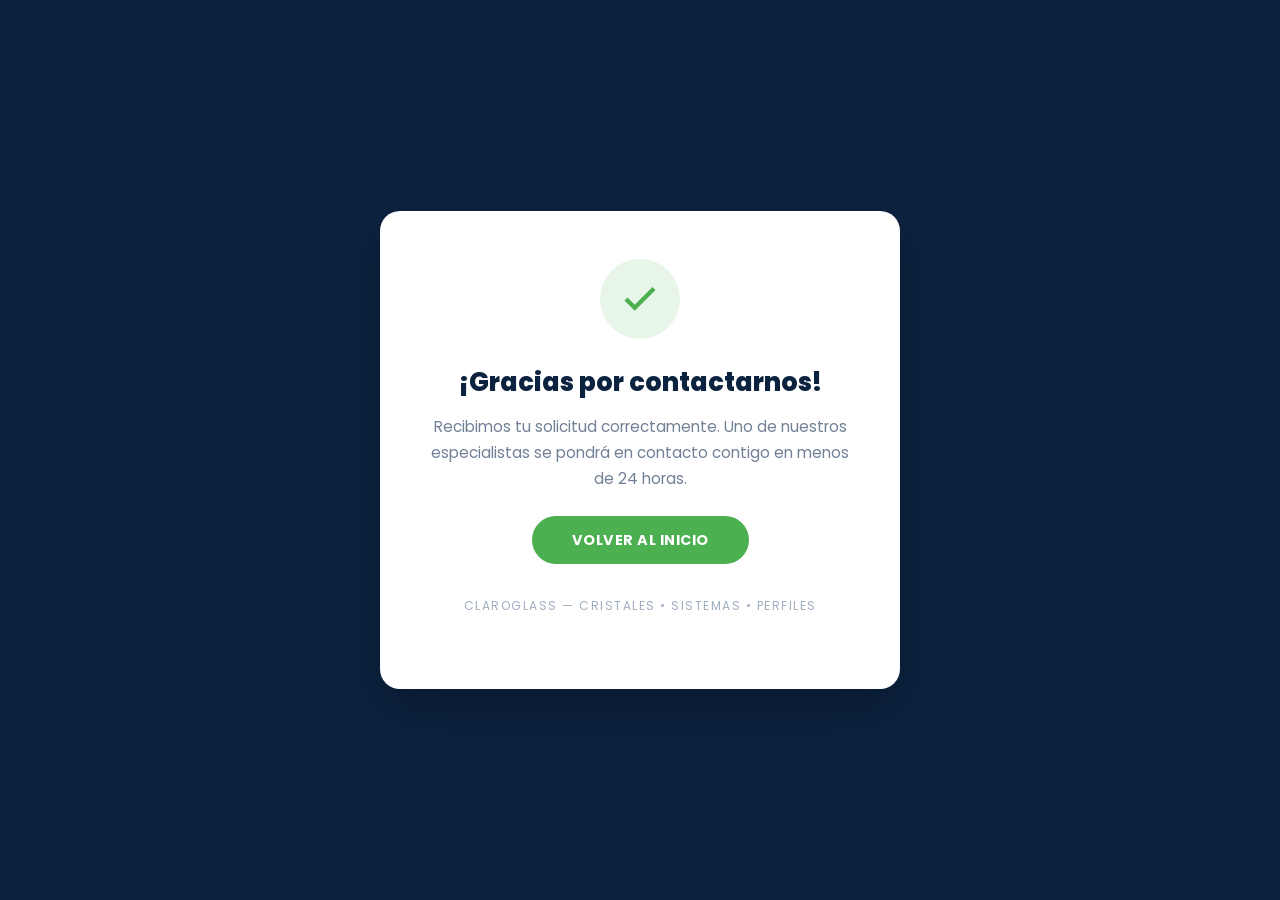
<file: gracias.html>
<!DOCTYPE html>
<html lang="es">
<head>
  <meta charset="UTF-8">
  <meta name="viewport" content="width=device-width, initial-scale=1.0">
  <meta name="robots" content="noindex, nofollow">
  <title>¡Gracias! Te contactaremos pronto - ClaroGlass</title>
  <link rel="icon" type="image/png" href="assets/logo-claroglass.png">
  <link rel="preconnect" href="https://fonts.googleapis.com">
  <link href="https://fonts.googleapis.com/css2?family=Poppins:wght@400;600;700;800&display=swap" rel="stylesheet">
  <!-- Google Tag Manager -->
  <script>(function(w,d,s,l,i){w[l]=w[l]||[];w[l].push({'gtm.start':new Date().getTime(),event:'gtm.js'});var f=d.getElementsByTagName(s)[0],j=d.createElement(s),dl=l!='dataLayer'?'&l='+l:'';j.async=true;j.src='https://www.googletagmanager.com/gtm.js?id='+i+dl;f.parentNode.insertBefore(j,f);})(window,document,'script','dataLayer','GTM-KC6K7S25');</script>
  <!-- End Google Tag Manager -->
  <style>
    *,*::before,*::after{box-sizing:border-box;margin:0;padding:0}
    body{font-family:'Poppins',system-ui,sans-serif;background:#0c2340;min-height:100vh;display:flex;align-items:center;justify-content:center;padding:2rem}
    .card{background:#fff;border-radius:20px;padding:3rem 2.5rem;text-align:center;max-width:520px;width:100%;box-shadow:0 20px 60px rgba(0,0,0,.3)}
    .icon{width:80px;height:80px;background:#e8f5e9;border-radius:50%;display:flex;align-items:center;justify-content:center;margin:0 auto 1.5rem}
    .icon svg{width:42px;height:42px;stroke:#4caf50;fill:none;stroke-width:2.5}
    h1{font-size:1.6rem;font-weight:800;color:#0c2340;margin-bottom:.75rem}
    p{color:#718096;font-size:.95rem;line-height:1.7;margin-bottom:1.5rem}
    .btn{display:inline-block;background:#4caf50;color:#fff;padding:.85rem 2.5rem;border-radius:30px;font-weight:700;font-size:.9rem;text-decoration:none;text-transform:uppercase;letter-spacing:.5px;transition:background .3s}
    .btn:hover{background:#388e3c}
    .brand{margin-top:2rem;font-size:.75rem;color:#a0aec0;text-transform:uppercase;letter-spacing:1.5px}
  </style>
</head>
<body>
  <!-- Google Tag Manager (noscript) -->
  <noscript><iframe src="https://www.googletagmanager.com/ns.html?id=GTM-KC6K7S25" height="0" width="0" style="display:none;visibility:hidden"></iframe></noscript>
  <!-- End Google Tag Manager (noscript) -->
  <div class="card">
    <div class="icon">
      <svg viewBox="0 0 24 24"><polyline points="20 6 9 17 4 12"/></svg>
    </div>
    <h1>¡Gracias por contactarnos!</h1>
    <p>Recibimos tu solicitud correctamente. Uno de nuestros especialistas se pondrá en contacto contigo en menos de 24 horas.</p>
    <a href="/" class="btn">Volver al inicio</a>
    <p class="brand">ClaroGlass &mdash; Cristales &bull; Sistemas &bull; Perfiles</p>
  </div>
</body>
</html>
</file>
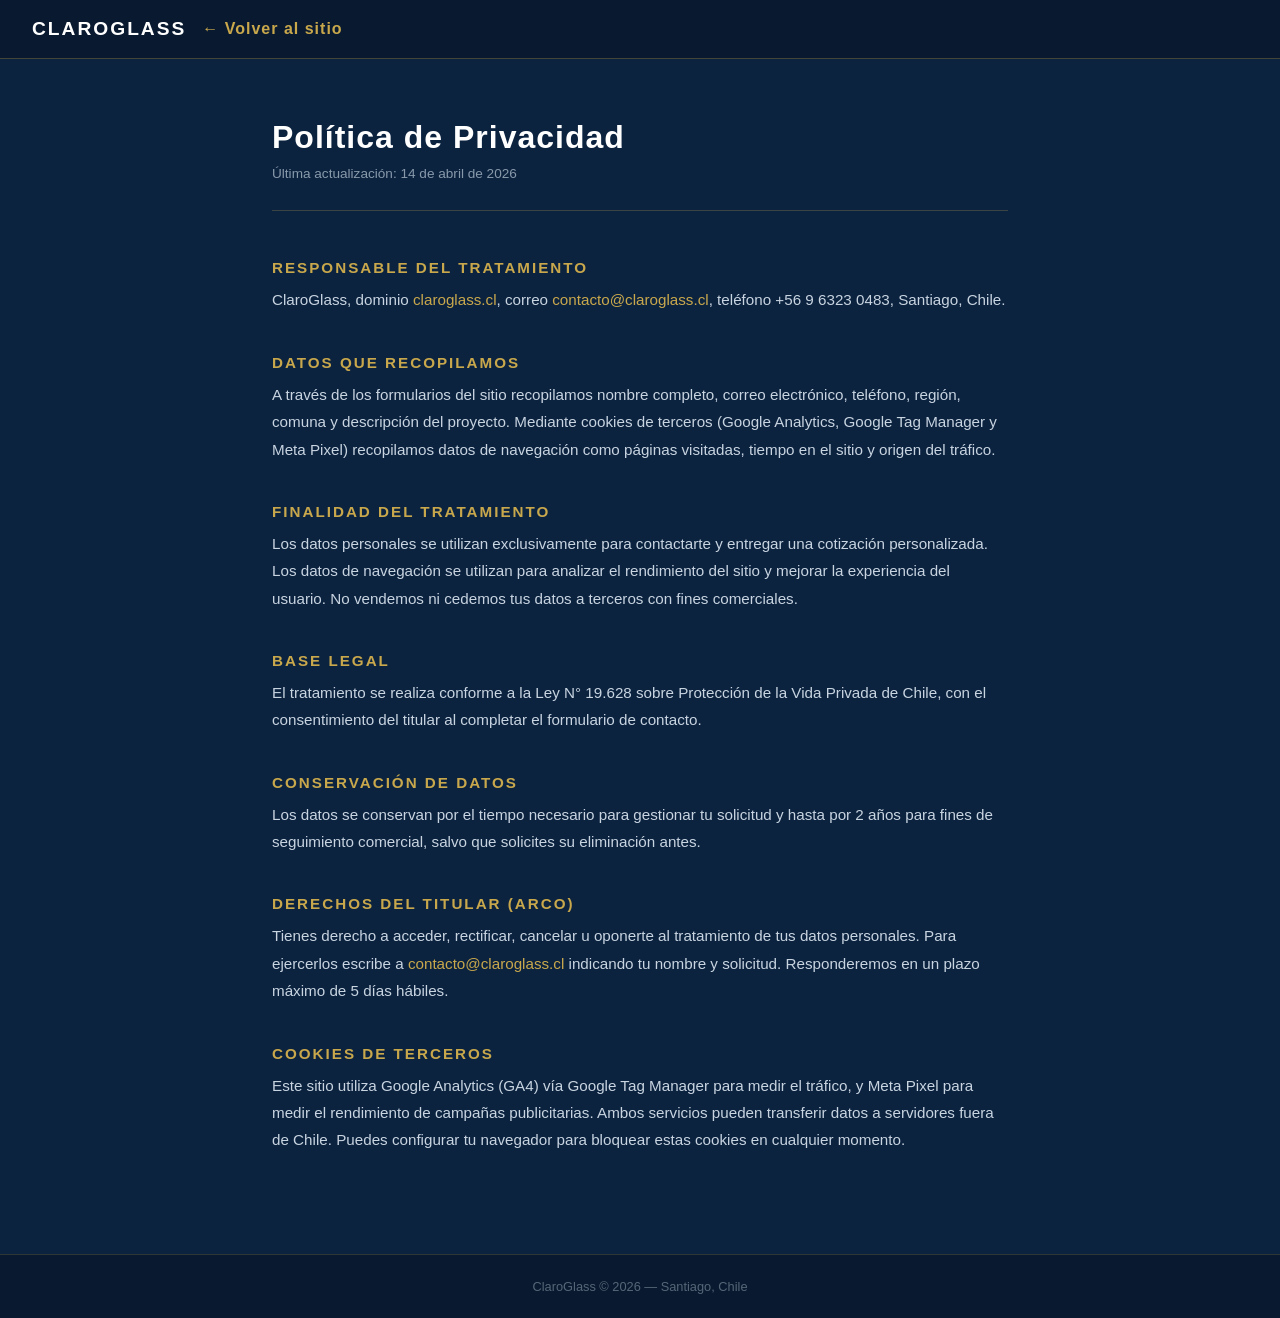
<file: politica-de-privacidad.html>
<!DOCTYPE html>
<html lang="es">
<head>
  <meta charset="UTF-8">
  <meta name="viewport" content="width=device-width, initial-scale=1.0">
  <title>Política de Privacidad | ClaroGlass</title>
  <meta name="robots" content="noindex, follow">
  <link rel="icon" type="image/png" href="assets/logo-claroglass.png">
  <style>
    *{box-sizing:border-box;margin:0;padding:0}
    body{font-family:Arial,sans-serif;background:#0c2340;color:#e8e8e8;min-height:100vh}
    nav{background:#091a30;padding:18px 32px;display:flex;align-items:center;gap:16px;border-bottom:1px solid rgba(201,168,76,0.3)}
    nav a{color:#c9a84c;font-weight:700;font-size:1rem;text-decoration:none;letter-spacing:1px}
    nav a:hover{color:#fff}
    .nav-brand{color:#fff;font-weight:900;font-size:1.2rem;letter-spacing:2px}
    main{max-width:800px;margin:0 auto;padding:60px 32px 100px}
    h1{font-size:2rem;font-weight:900;color:#fff;margin-bottom:6px;letter-spacing:1px}
    .date{color:#8899aa;font-size:0.85rem;margin-bottom:48px;border-bottom:1px solid rgba(201,168,76,0.25);padding-bottom:24px}
    h2{font-size:0.95rem;font-weight:700;color:#c9a84c;letter-spacing:2px;text-transform:uppercase;margin-top:40px;margin-bottom:10px}
    p{font-size:0.95rem;line-height:1.8;color:#c8d4e0}
    a{color:#c9a84c;text-decoration:none}
    a:hover{text-decoration:underline}
    footer{background:#091a30;border-top:1px solid rgba(201,168,76,0.2);text-align:center;padding:24px;font-size:0.8rem;color:#556677}
  </style>
</head>
<body>
  <nav>
    <span class="nav-brand">CLAROGLASS</span>
    <a href="/">← Volver al sitio</a>
  </nav>
  <main>
    <h1>Política de Privacidad</h1>
    <p class="date">Última actualización: 14 de abril de 2026</p>

    <h2>Responsable del tratamiento</h2>
    <p>ClaroGlass, dominio <a href="https://claroglass.cl">claroglass.cl</a>, correo <a href="mailto:contacto@claroglass.cl">contacto@claroglass.cl</a>, teléfono +56 9 6323 0483, Santiago, Chile.</p>

    <h2>Datos que recopilamos</h2>
    <p>A través de los formularios del sitio recopilamos nombre completo, correo electrónico, teléfono, región, comuna y descripción del proyecto. Mediante cookies de terceros (Google Analytics, Google Tag Manager y Meta Pixel) recopilamos datos de navegación como páginas visitadas, tiempo en el sitio y origen del tráfico.</p>

    <h2>Finalidad del tratamiento</h2>
    <p>Los datos personales se utilizan exclusivamente para contactarte y entregar una cotización personalizada. Los datos de navegación se utilizan para analizar el rendimiento del sitio y mejorar la experiencia del usuario. No vendemos ni cedemos tus datos a terceros con fines comerciales.</p>

    <h2>Base legal</h2>
    <p>El tratamiento se realiza conforme a la Ley N° 19.628 sobre Protección de la Vida Privada de Chile, con el consentimiento del titular al completar el formulario de contacto.</p>

    <h2>Conservación de datos</h2>
    <p>Los datos se conservan por el tiempo necesario para gestionar tu solicitud y hasta por 2 años para fines de seguimiento comercial, salvo que solicites su eliminación antes.</p>

    <h2>Derechos del titular (ARCO)</h2>
    <p>Tienes derecho a acceder, rectificar, cancelar u oponerte al tratamiento de tus datos personales. Para ejercerlos escribe a <a href="mailto:contacto@claroglass.cl">contacto@claroglass.cl</a> indicando tu nombre y solicitud. Responderemos en un plazo máximo de 5 días hábiles.</p>

    <h2>Cookies de terceros</h2>
    <p>Este sitio utiliza Google Analytics (GA4) vía Google Tag Manager para medir el tráfico, y Meta Pixel para medir el rendimiento de campañas publicitarias. Ambos servicios pueden transferir datos a servidores fuera de Chile. Puedes configurar tu navegador para bloquear estas cookies en cualquier momento.</p>
  </main>
  <footer>ClaroGlass &copy; 2026 &mdash; Santiago, Chile</footer>
</body>
</html>
</file>
